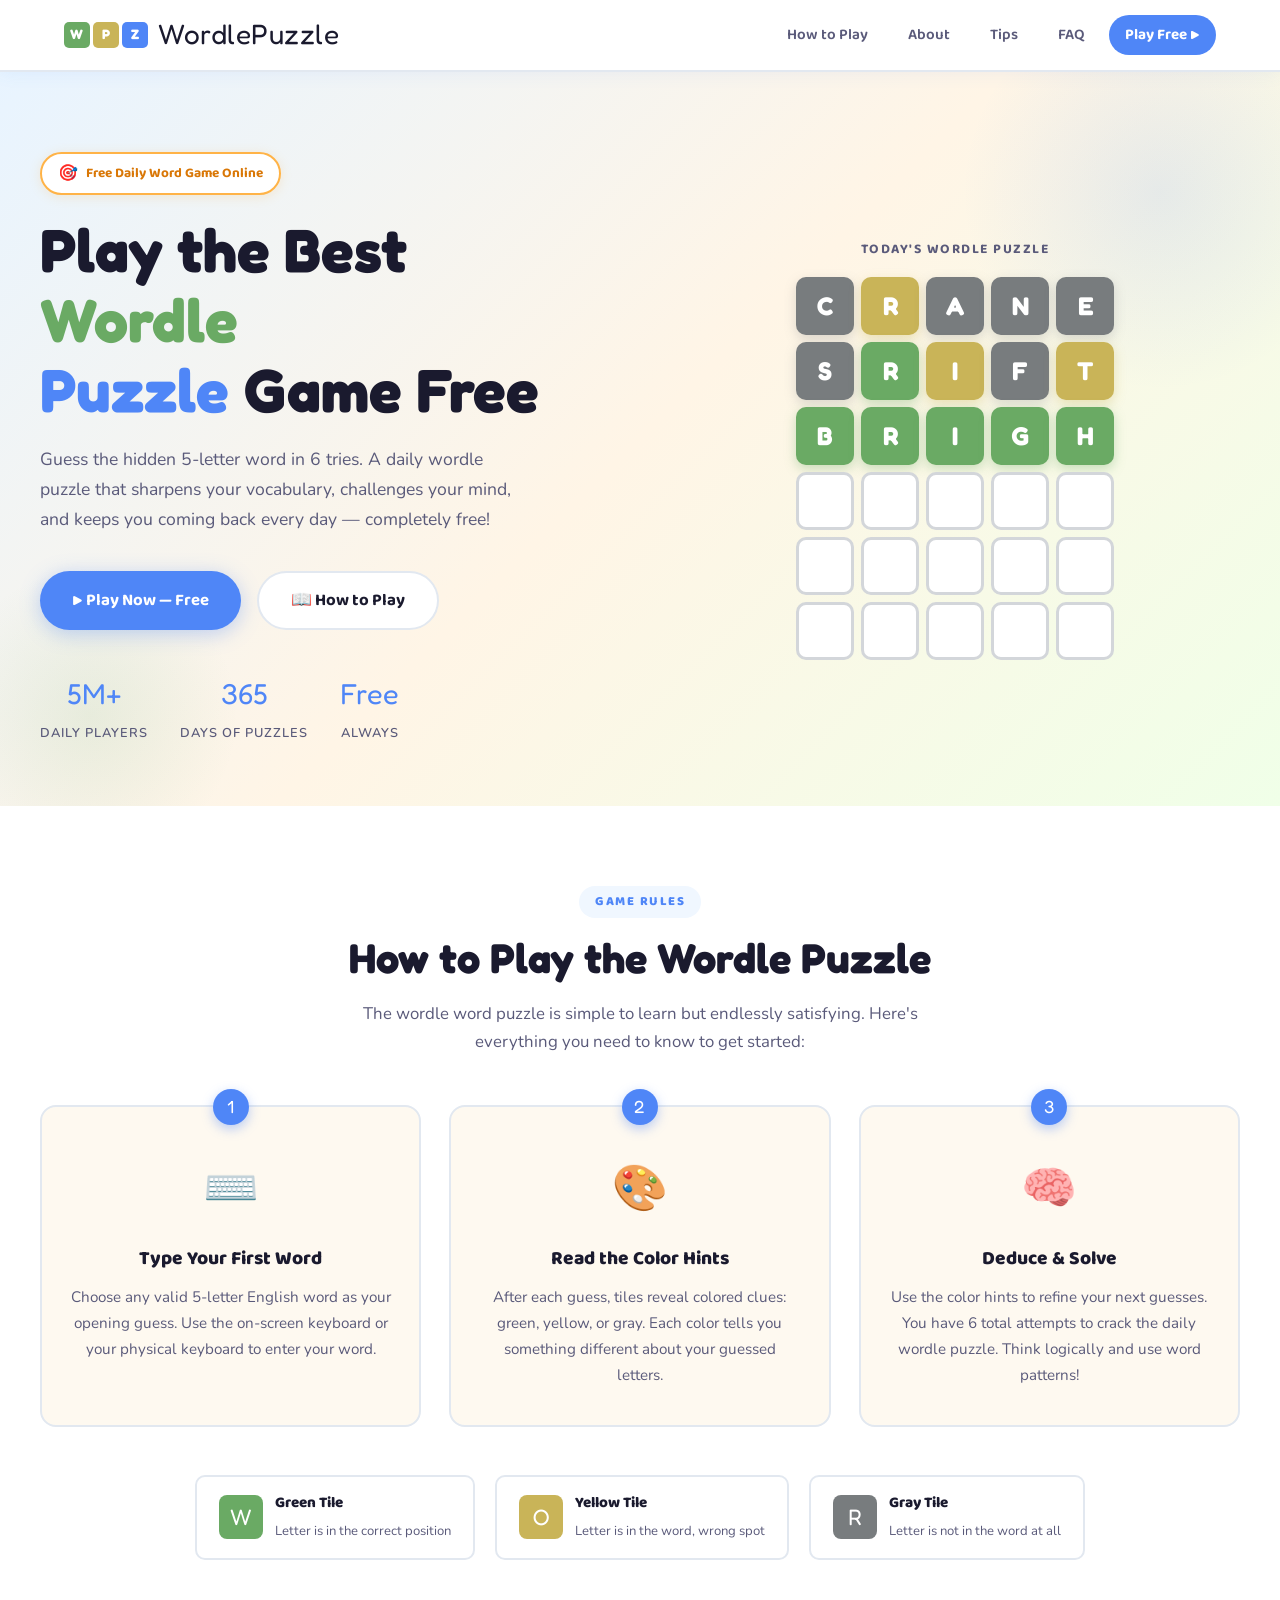
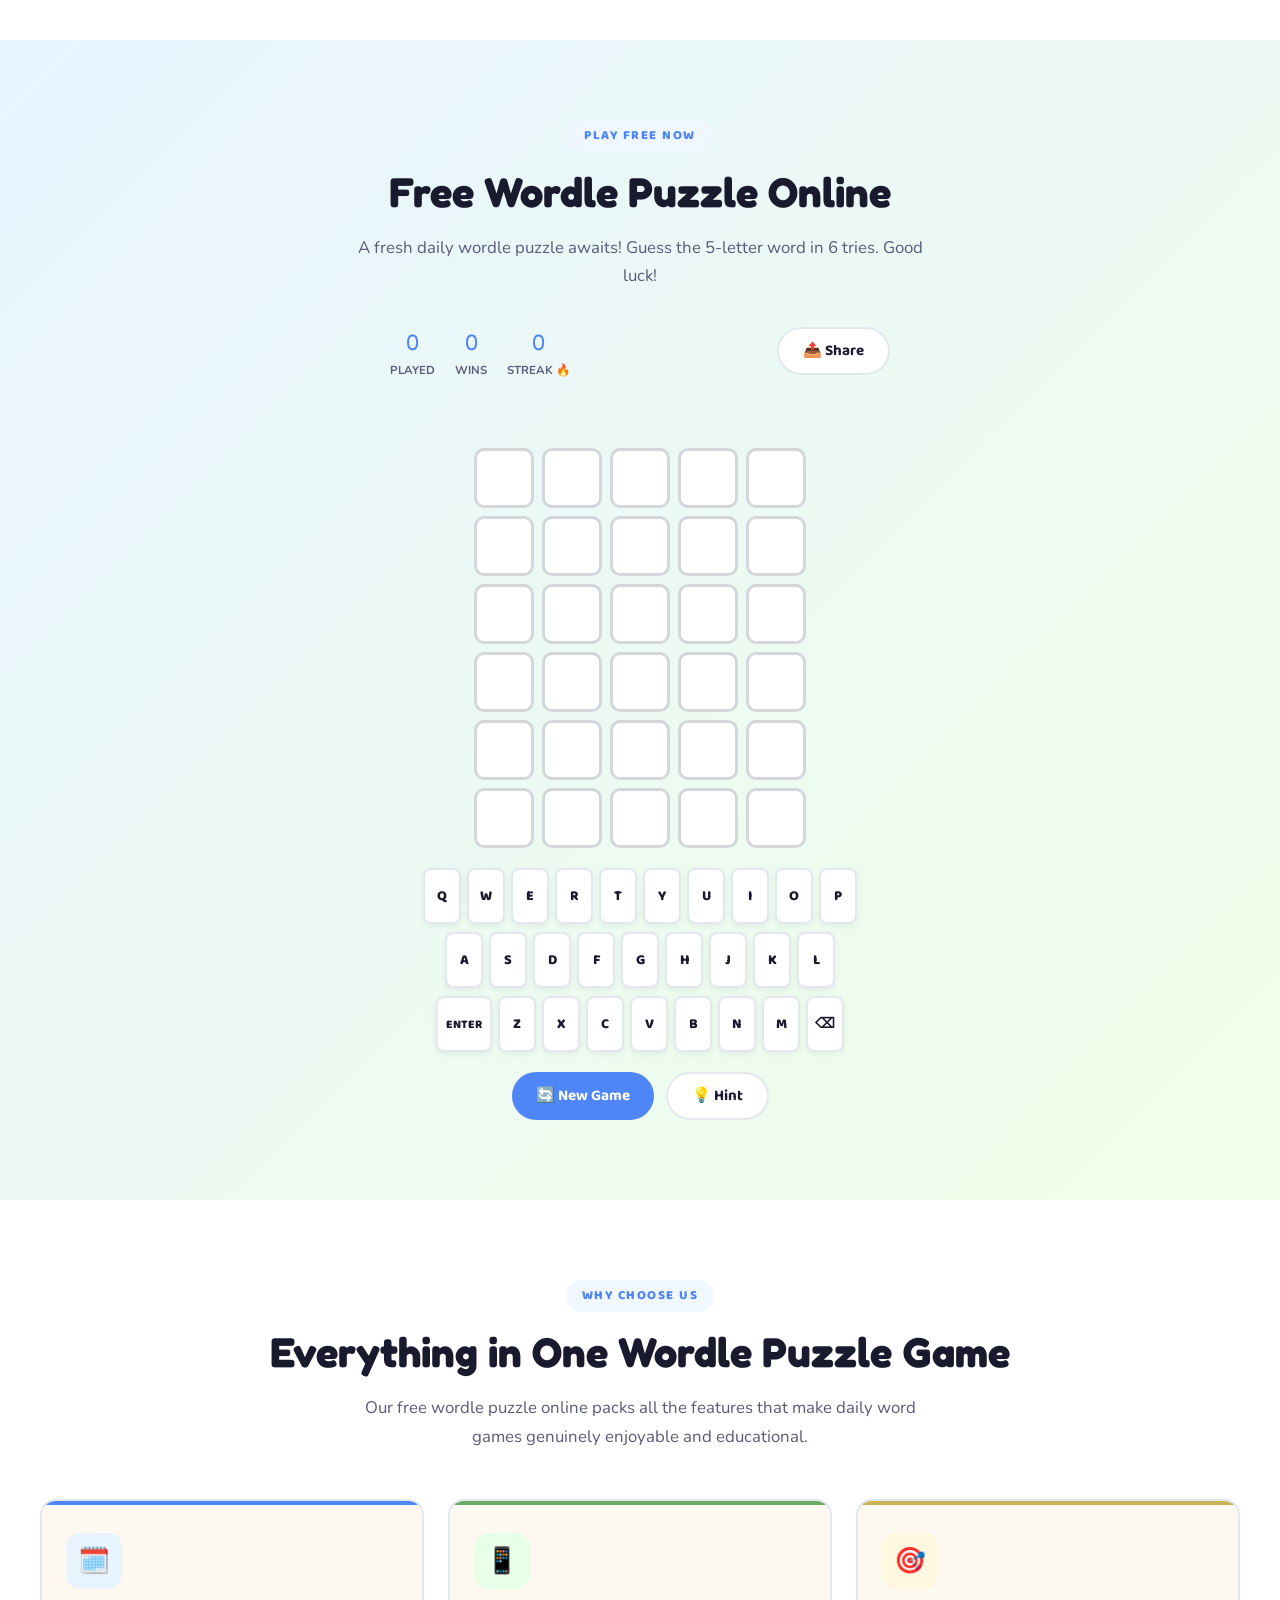
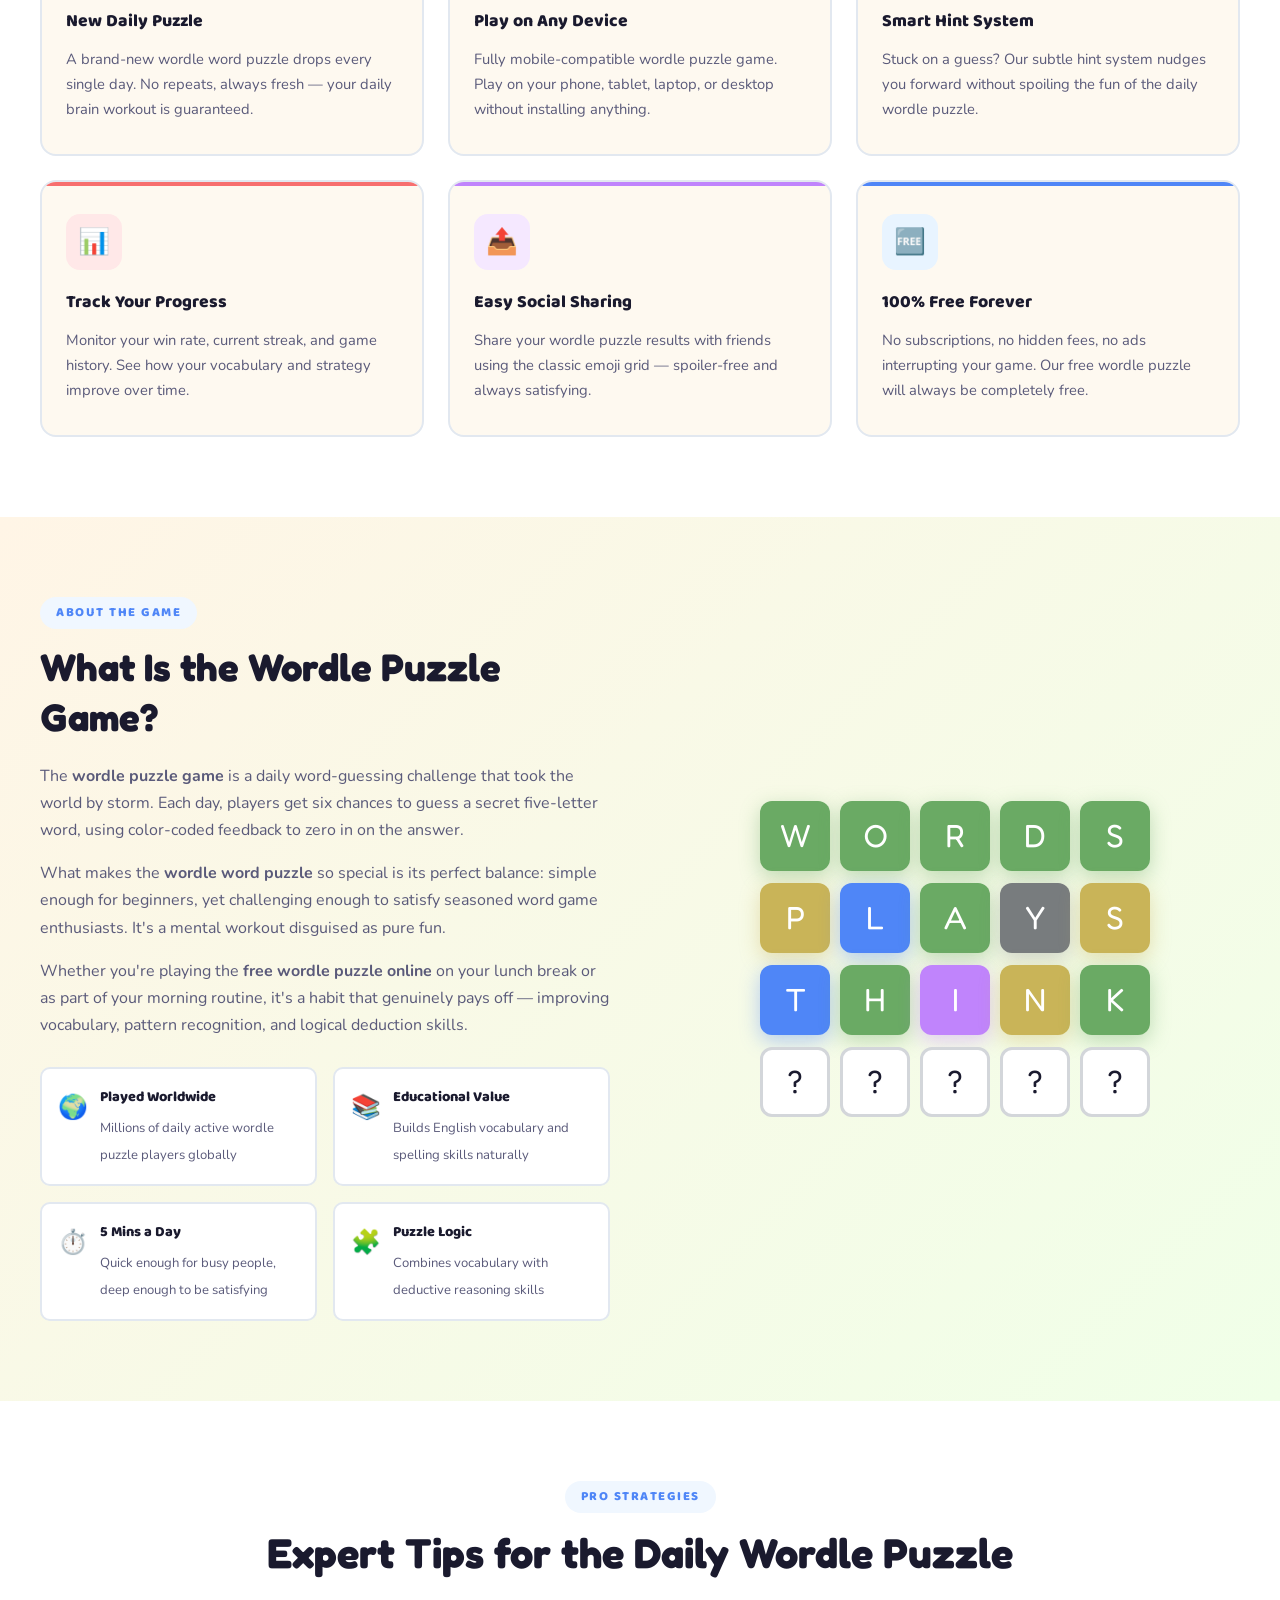
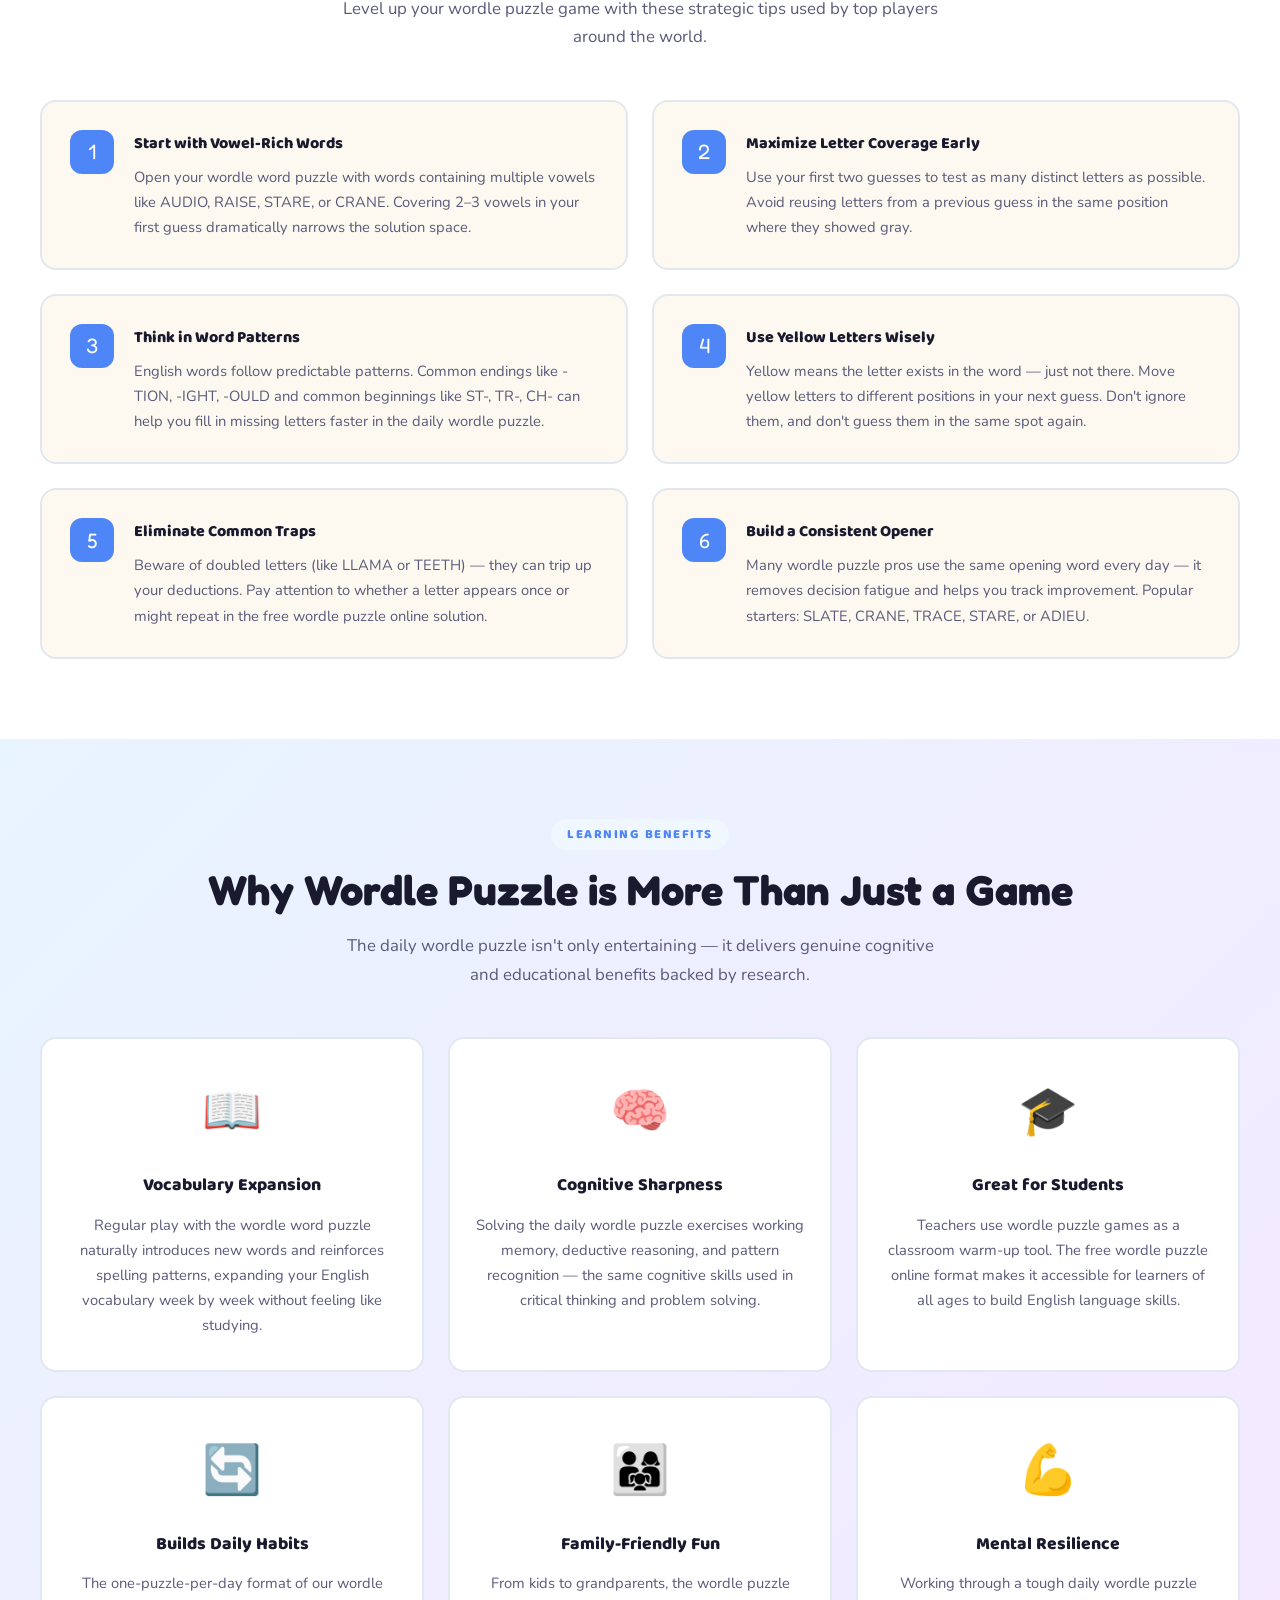
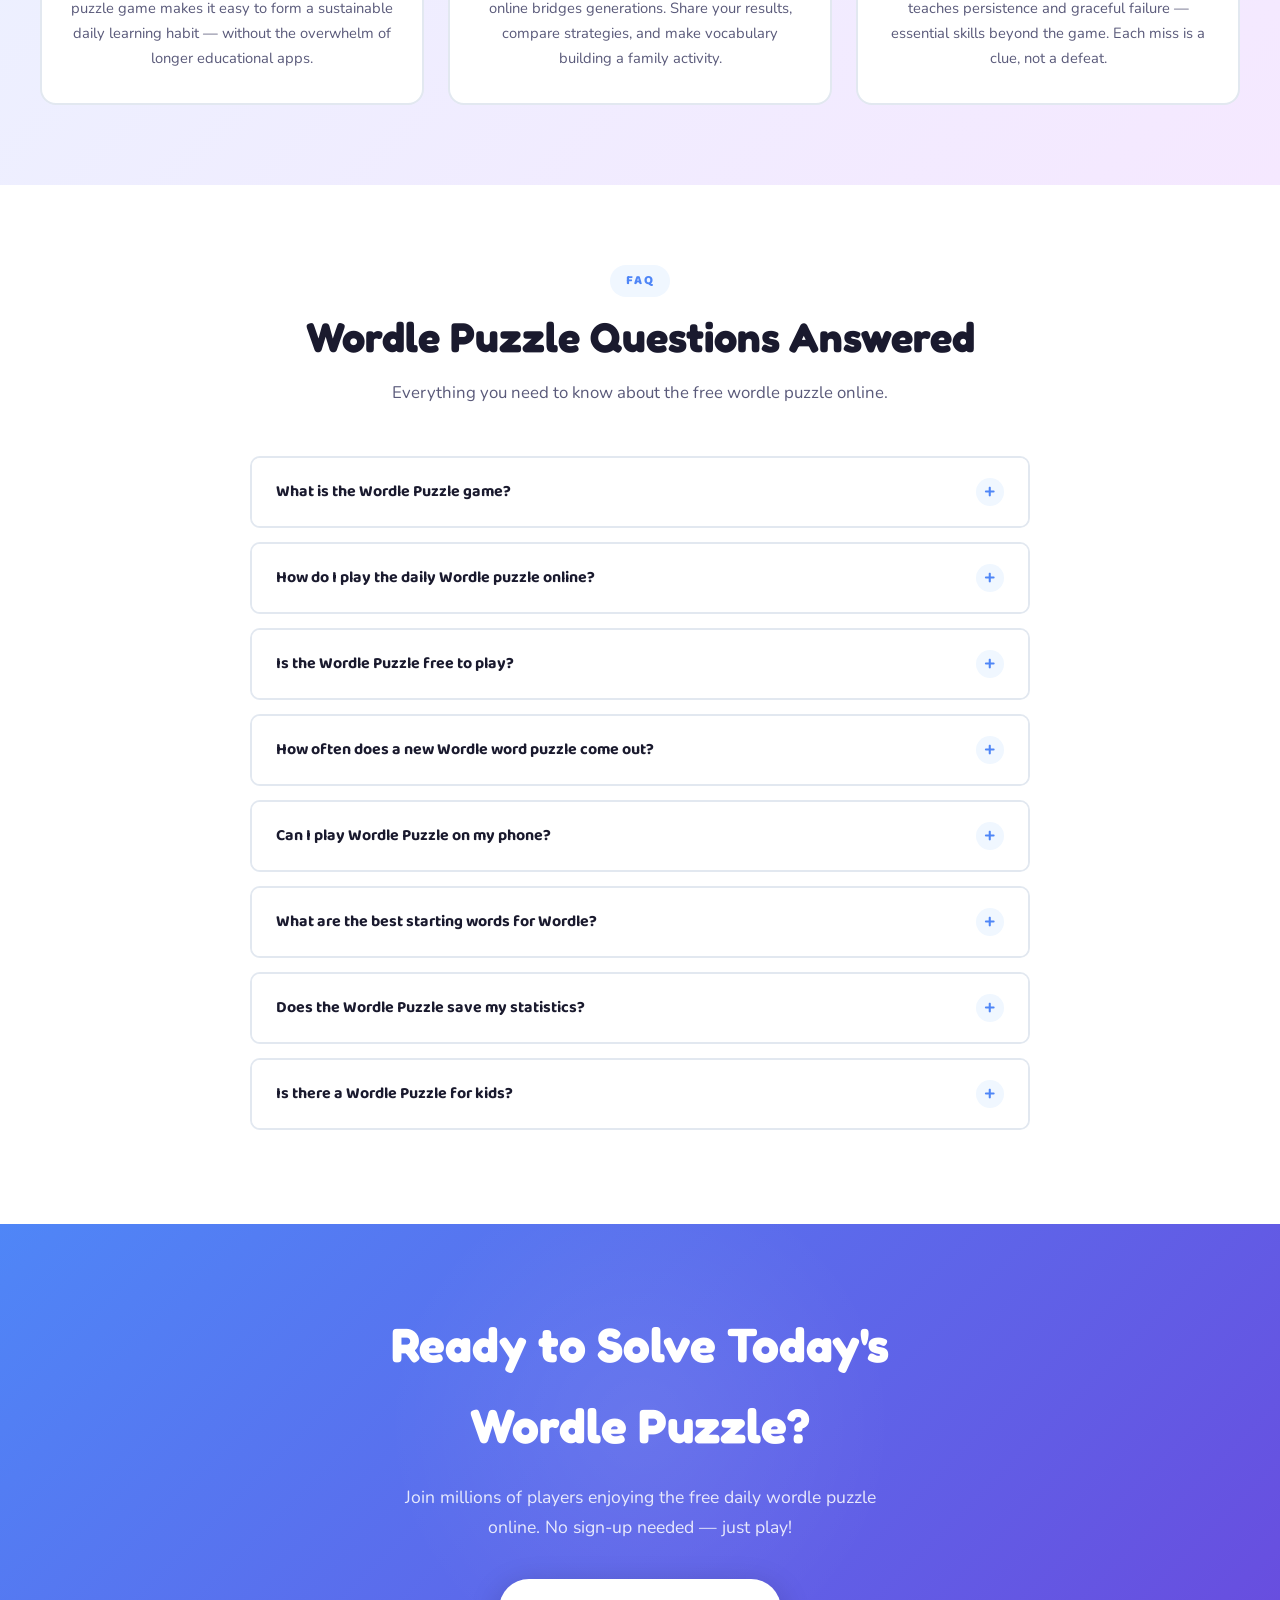
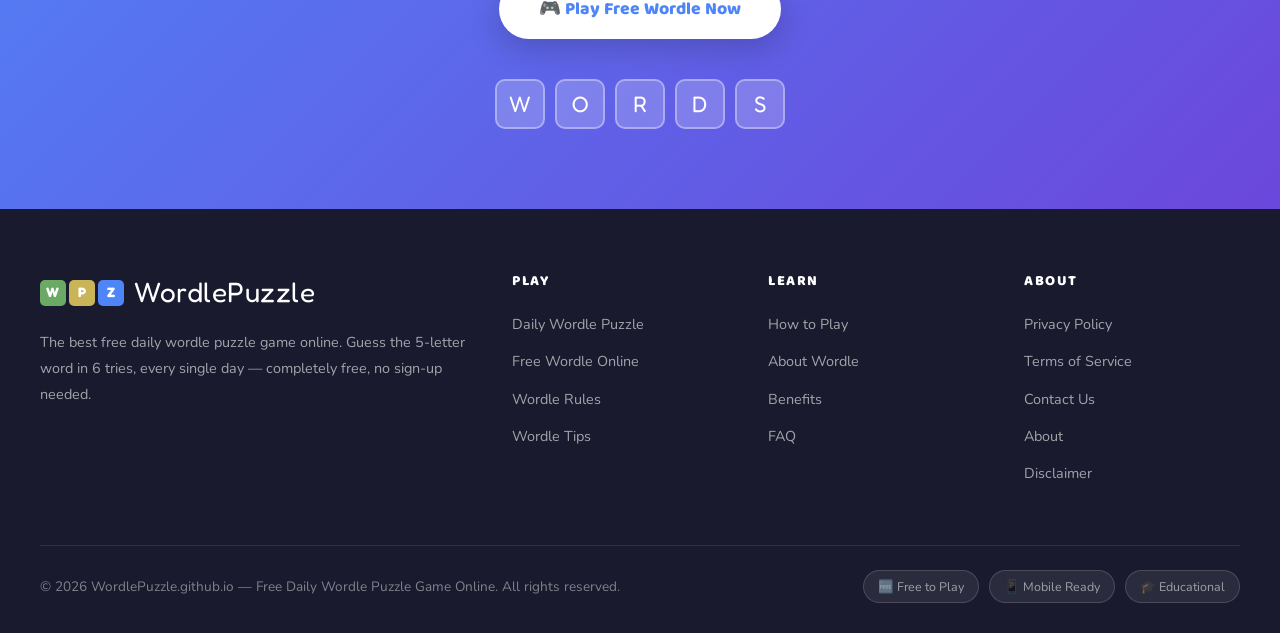
<file: index.html>
<!DOCTYPE html>
<html lang="en">
<head>
  <!-- Google tag (gtag.js) -->
<script async src="https://www.googletagmanager.com/gtag/js?id=G-V2JQX065LD"></script>
<script>
  window.dataLayer = window.dataLayer || [];
  function gtag(){dataLayer.push(arguments);}
  gtag('js', new Date());

  gtag('config', 'G-V2JQX065LD');
</script>
  <meta charset="UTF-8" />
  <meta name="viewport" content="width=device-width, initial-scale=1.0" />
  <title>Wordle Puzzle – Free Daily Word Puzzle Game Online</title>
  <meta name="description" content="Play the best free Wordle puzzle online! Guess the 5-letter word in 6 tries. A daily word puzzle game for everyone – fun, educational, and totally free." />
  <meta name="keywords" content="wordle puzzle game, wordle word puzzle, daily wordle puzzle, free wordle puzzle, wordle puzzle online" />
  <meta name="robots" content="index, follow" />
  <meta name="author" content="WordlePuzzle" />
  <link rel="canonical" href="https://wordlepuzzle.github.io/" />
  <link rel="icon" type="image/png" sizes="32x32" href="/favicon.png">
  <link rel="stylesheet" href="style.css" />

  <!-- Open Graph -->
  <meta property="og:type" content="website" />
  <meta property="og:title" content="Wordle Puzzle – Free Daily Word Puzzle Game Online" />
  <meta property="og:description" content="Play free Wordle puzzle online. Guess the 5-letter word in 6 tries every day!" />
  <meta property="og:url" content="https://wordlepuzzle.github.io/" />
  <meta property="og:site_name" content="WordlePuzzle" />

  <!-- Twitter Card -->
  <meta name="twitter:card" content="summary_large_image" />
  <meta name="twitter:title" content="Wordle Puzzle – Free Daily Word Puzzle Game" />
  <meta name="twitter:description" content="Play the free daily Wordle word puzzle online. Fun, educational, and addictive!" />

  <!-- Schema Markup -->
  <script type="application/ld+json">
 {
  "@context": "https://schema.org",
  "@graph": [
    {
      "@type": "WebSite",
      "@id": "https://wordlepuzzle.github.io/#website",
      "url": "https://wordlepuzzle.github.io/",
      "name": "WordlePuzzle",
      "description": "Free daily Wordle word puzzle game online",
      "potentialAction": {
        "@type": "SearchAction",
        "target": "https://wordlepuzzle.github.io/?s={search_term_string}",
        "query-input": "required name=search_term_string"
      }
    },
    {
      "@type": "WebApplication",
      "@id": "https://wordlepuzzle.github.io/#game",
      "name": "Wordle Puzzle",
      "description": "A free daily word-guessing puzzle game. Guess the 5-letter word in 6 attempts.",
      "url": "https://wordlepuzzle.github.io/",
      "applicationCategory": "Game",
      "genre": "Word Game",
      "operatingSystem": "Any",
      "browserRequirements": "requires HTML5 support",
      "offers": {
        "@type": "Offer",
        "price": "0",
        "priceCurrency": "USD"
      }
    },
    {
      "@type": "FAQPage",
      "@id": "https://wordlepuzzle.github.io/#faq",
      "mainEntity": [
        {
          "@type": "Question",
          "name": "What is Wordle Puzzle?",
          "acceptedAnswer": {
            "@type": "Answer",
            "text": "Wordle Puzzle is a free daily word game where you guess a 5-letter word in 6 tries, with color-coded hints after each guess."
          }
        },
        {
          "@type": "Question",
          "name": "How do I play Wordle Puzzle?",
          "acceptedAnswer": {
            "@type": "Answer",
            "text": "Type a 5-letter word and press Enter. Green means correct letter and position, yellow means correct letter wrong position, gray means the letter is not in the word."
          }
        },
        {
          "@type": "Question",
          "name": "Is Wordle Puzzle free?",
          "acceptedAnswer": {
            "@type": "Answer",
            "text": "Yes, Wordle Puzzle is completely free to play online, with no downloads or sign-ups required."
          }
        }
      ]
    }
  ]
}
  </script>

  <!-- Google Fonts -->
  <link rel="preconnect" href="https://fonts.googleapis.com" />
  <link rel="preconnect" href="https://fonts.gstatic.com" crossorigin />
  <link href="https://fonts.googleapis.com/css2?family=Fredoka+One&family=Nunito:wght@400;500;600;700;800&family=Baloo+2:wght@400;600;800&display=swap" rel="stylesheet" />

  
</head>
<body>

<!-- ===== HEADER COMPONENT ===== -->
<header id="site-header"></header>

<!-- ===== CONFETTI CONTAINER ===== -->
<div class="confetti-container" id="confetti-container"></div>

<!-- ===== HERO ===== -->
<section id="hero" aria-label="Hero">
  <div class="hero-inner">
    <div class="hero-content">
      <div class="hero-badge">Free Daily Word Game Online</div>
      <h1 class="hero-title">
        Play the Best <span class="highlight-g">Wordle</span><br>
        <span class="highlight-b">Puzzle</span> Game Free
      </h1>
      <p class="hero-desc">
        Guess the hidden 5-letter word in 6 tries. A daily wordle puzzle that sharpens your vocabulary, challenges your mind, and keeps you coming back every day — completely free!
      </p>
      <div class="hero-btns">
        <button class="btn-primary" onclick="document.getElementById('play-game').scrollIntoView({behavior:'smooth'})">▶ Play Now — Free</button>
        <button class="btn-secondary" onclick="document.getElementById('how-to-play').scrollIntoView({behavior:'smooth'})">📖 How to Play</button>
      </div>
      <div class="hero-stats">
        <div class="stat-item">
          <span class="stat-num">5M+</span>
          <span class="stat-label">Daily Players</span>
        </div>
        <div class="stat-item">
          <span class="stat-num">365</span>
          <span class="stat-label">Days of Puzzles</span>
        </div>
        <div class="stat-item">
          <span class="stat-num">Free</span>
          <span class="stat-label">Always</span>
        </div>
      </div>
    </div>
    <div class="hero-game-preview fade-in-up fade-delay-2">
      <div class="preview-label">Today's Wordle Puzzle</div>
      <div class="preview-grid">
        <div class="preview-row">
          <div class="preview-cell pc-gray">C</div>
          <div class="preview-cell pc-yellow">R</div>
          <div class="preview-cell pc-gray">A</div>
          <div class="preview-cell pc-gray">N</div>
          <div class="preview-cell pc-gray">E</div>
        </div>
        <div class="preview-row">
          <div class="preview-cell pc-gray">S</div>
          <div class="preview-cell pc-green">R</div>
          <div class="preview-cell pc-yellow">I</div>
          <div class="preview-cell pc-gray">F</div>
          <div class="preview-cell pc-yellow">T</div>
        </div>
        <div class="preview-row">
          <div class="preview-cell pc-green">B</div>
          <div class="preview-cell pc-green">R</div>
          <div class="preview-cell pc-green">I</div>
          <div class="preview-cell pc-green">G</div>
          <div class="preview-cell pc-green">H</div>
        </div>
        <div class="preview-row">
          <div class="preview-cell pc-empty"></div>
          <div class="preview-cell pc-empty"></div>
          <div class="preview-cell pc-empty"></div>
          <div class="preview-cell pc-empty"></div>
          <div class="preview-cell pc-empty"></div>
        </div>
        <div class="preview-row">
          <div class="preview-cell pc-empty"></div>
          <div class="preview-cell pc-empty"></div>
          <div class="preview-cell pc-empty"></div>
          <div class="preview-cell pc-empty"></div>
          <div class="preview-cell pc-empty"></div>
        </div>
        <div class="preview-row">
          <div class="preview-cell pc-empty"></div>
          <div class="preview-cell pc-empty"></div>
          <div class="preview-cell pc-empty"></div>
          <div class="preview-cell pc-empty"></div>
          <div class="preview-cell pc-empty"></div>
        </div>
      </div>
    </div>
  </div>
</section>

<!-- ===== HOW TO PLAY ===== -->
<section id="how-to-play" aria-label="How to Play">
  <div class="section-inner">
    <div class="text-center">
      <span class="section-tag">Game Rules</span>
      <h2 class="section-title">How to Play the Wordle Puzzle</h2>
      <p class="section-desc">The wordle word puzzle is simple to learn but endlessly satisfying. Here's everything you need to know to get started:</p>
    </div>
    <div class="steps-grid">
      <div class="step-card fade-in-up">
        <div class="step-number">1</div>
        <div class="step-icon">⌨️</div>
        <h3 class="step-title">Type Your First Word</h3>
        <p class="step-desc">Choose any valid 5-letter English word as your opening guess. Use the on-screen keyboard or your physical keyboard to enter your word.</p>
      </div>
      <div class="step-card fade-in-up fade-delay-1">
        <div class="step-number">2</div>
        <div class="step-icon">🎨</div>
        <h3 class="step-title">Read the Color Hints</h3>
        <p class="step-desc">After each guess, tiles reveal colored clues: green, yellow, or gray. Each color tells you something different about your guessed letters.</p>
      </div>
      <div class="step-card fade-in-up fade-delay-2">
        <div class="step-number">3</div>
        <div class="step-icon">🧠</div>
        <h3 class="step-title">Deduce & Solve</h3>
        <p class="step-desc">Use the color hints to refine your next guesses. You have 6 total attempts to crack the daily wordle puzzle. Think logically and use word patterns!</p>
      </div>
    </div>

    <div class="color-legend">
      <div class="legend-item">
        <div class="legend-tile" style="background:var(--green)">W</div>
        <div class="legend-text">
          <strong>Green Tile</strong>
          <span>Letter is in the correct position</span>
        </div>
      </div>
      <div class="legend-item">
        <div class="legend-tile" style="background:var(--yellow)">O</div>
        <div class="legend-text">
          <strong>Yellow Tile</strong>
          <span>Letter is in the word, wrong spot</span>
        </div>
      </div>
      <div class="legend-item">
        <div class="legend-tile" style="background:var(--gray)">R</div>
        <div class="legend-text">
          <strong>Gray Tile</strong>
          <span>Letter is not in the word at all</span>
        </div>
      </div>
    </div>
  </div>
</section>

<!-- ===== LIVE GAME SECTION ===== -->
<section id="play-game" aria-label="Play Wordle Puzzle">
  <div class="section-inner text-center">
    <span class="section-tag">Play Free Now</span>
    <h2 class="section-title">Free Wordle Puzzle Online</h2>
    <p class="section-desc" style="margin-bottom:32px;">A fresh daily wordle puzzle awaits! Guess the 5-letter word in 6 tries. Good luck!</p>
    <div class="game-container">
      <div class="game-header">
        <div class="game-info">
          <div class="game-stat">
            <div class="game-stat-num" id="stat-played">0</div>
            <div class="game-stat-label">Played</div>
          </div>
          <div class="game-stat">
            <div class="game-stat-num" id="stat-wins">0</div>
            <div class="game-stat-label">Wins</div>
          </div>
          <div class="game-stat">
            <div class="game-stat-num" id="stat-streak">0</div>
            <div class="game-stat-label">Streak 🔥</div>
          </div>
        </div>
        <div>
          <button class="btn-game outline" onclick="shareResult()">📤 Share</button>
        </div>
      </div>
      <div class="game-message" id="game-message"></div>
      <div class="game-board" id="game-board"></div>
      <div class="keyboard" id="keyboard"></div>
      <div class="game-actions">
        <button class="btn-game" onclick="newGame()">🔄 New Game</button>
        <button class="btn-game outline" onclick="showHint()">💡 Hint</button>
      </div>
    </div>
  </div>
</section>

<!-- ===== FEATURES SECTION ===== -->
<section id="features" aria-label="Features">
  <div class="section-inner">
    <div class="text-center">
      <span class="section-tag">Why Choose Us</span>
      <h2 class="section-title">Everything in One Wordle Puzzle Game</h2>
      <p class="section-desc">Our free wordle puzzle online packs all the features that make daily word games genuinely enjoyable and educational.</p>
    </div>
    <div class="features-grid" style="margin-top:0">
      <div class="feature-card fade-in-up" style="--card-accent:#4f86f7;--icon-bg:#e8f4ff">
        <div class="feature-icon">🗓️</div>
        <h3 class="feature-title">New Daily Puzzle</h3>
        <p class="feature-desc">A brand-new wordle word puzzle drops every single day. No repeats, always fresh — your daily brain workout is guaranteed.</p>
      </div>
      <div class="feature-card fade-in-up fade-delay-1" style="--card-accent:#6aaa64;--icon-bg:#e8ffe8">
        <div class="feature-icon">📱</div>
        <h3 class="feature-title">Play on Any Device</h3>
        <p class="feature-desc">Fully mobile-compatible wordle puzzle game. Play on your phone, tablet, laptop, or desktop without installing anything.</p>
      </div>
      <div class="feature-card fade-in-up fade-delay-2" style="--card-accent:#c9b458;--icon-bg:#fff8e0">
        <div class="feature-icon">🎯</div>
        <h3 class="feature-title">Smart Hint System</h3>
        <p class="feature-desc">Stuck on a guess? Our subtle hint system nudges you forward without spoiling the fun of the daily wordle puzzle.</p>
      </div>
      <div class="feature-card fade-in-up fade-delay-1" style="--card-accent:#f76f6f;--icon-bg:#ffe8e8">
        <div class="feature-icon">📊</div>
        <h3 class="feature-title">Track Your Progress</h3>
        <p class="feature-desc">Monitor your win rate, current streak, and game history. See how your vocabulary and strategy improve over time.</p>
      </div>
      <div class="feature-card fade-in-up fade-delay-2" style="--card-accent:#c084fc;--icon-bg:#f5e8ff">
        <div class="feature-icon">📤</div>
        <h3 class="feature-title">Easy Social Sharing</h3>
        <p class="feature-desc">Share your wordle puzzle results with friends using the classic emoji grid — spoiler-free and always satisfying.</p>
      </div>
      <div class="feature-card fade-in-up fade-delay-3" style="--card-accent:#4f86f7;--icon-bg:#e8f4ff">
        <div class="feature-icon">🆓</div>
        <h3 class="feature-title">100% Free Forever</h3>
        <p class="feature-desc">No subscriptions, no hidden fees, no ads interrupting your game. Our free wordle puzzle will always be completely free.</p>
      </div>
    </div>
  </div>
</section>

<!-- ===== ABOUT WORDLE ===== -->
<section id="about-wordle" aria-label="About Wordle Puzzle">
  <div class="section-inner">
    <div class="about-grid">
      <div class="about-text fade-in-up">
        <span class="section-tag">About the Game</span>
        <h2>What Is the Wordle Puzzle Game?</h2>
        <p>The <strong>wordle puzzle game</strong> is a daily word-guessing challenge that took the world by storm. Each day, players get six chances to guess a secret five-letter word, using color-coded feedback to zero in on the answer.</p>
        <p>What makes the <strong>wordle word puzzle</strong> so special is its perfect balance: simple enough for beginners, yet challenging enough to satisfy seasoned word game enthusiasts. It's a mental workout disguised as pure fun.</p>
        <p>Whether you're playing the <strong>free wordle puzzle online</strong> on your lunch break or as part of your morning routine, it's a habit that genuinely pays off — improving vocabulary, pattern recognition, and logical deduction skills.</p>
        <div class="about-highlights">
          <div class="highlight-item">
            <div class="highlight-icon">🌍</div>
            <div class="highlight-text">
              <strong>Played Worldwide</strong>
              <span>Millions of daily active wordle puzzle players globally</span>
            </div>
          </div>
          <div class="highlight-item">
            <div class="highlight-icon">📚</div>
            <div class="highlight-text">
              <strong>Educational Value</strong>
              <span>Builds English vocabulary and spelling skills naturally</span>
            </div>
          </div>
          <div class="highlight-item">
            <div class="highlight-icon">⏱️</div>
            <div class="highlight-text">
              <strong>5 Mins a Day</strong>
              <span>Quick enough for busy people, deep enough to be satisfying</span>
            </div>
          </div>
          <div class="highlight-item">
            <div class="highlight-icon">🧩</div>
            <div class="highlight-text">
              <strong>Puzzle Logic</strong>
              <span>Combines vocabulary with deductive reasoning skills</span>
            </div>
          </div>
        </div>
      </div>
      <div class="about-visual fade-in-up fade-delay-2">
        <div class="big-tile-row">
          <div class="big-tile bt-g">W</div>
          <div class="big-tile bt-g">O</div>
          <div class="big-tile bt-g">R</div>
          <div class="big-tile bt-g">D</div>
          <div class="big-tile bt-g">S</div>
        </div>
        <div class="big-tile-row">
          <div class="big-tile bt-y">P</div>
          <div class="big-tile bt-b">L</div>
          <div class="big-tile bt-g">A</div>
          <div class="big-tile bt-gr">Y</div>
          <div class="big-tile bt-y">S</div>
        </div>
        <div class="big-tile-row">
          <div class="big-tile bt-b">T</div>
          <div class="big-tile bt-g">H</div>
          <div class="big-tile bt-p">I</div>
          <div class="big-tile bt-y">N</div>
          <div class="big-tile bt-g">K</div>
        </div>
        <div class="big-tile-row">
          <div class="big-tile bt-e">?</div>
          <div class="big-tile bt-e">?</div>
          <div class="big-tile bt-e">?</div>
          <div class="big-tile bt-e">?</div>
          <div class="big-tile bt-e">?</div>
        </div>
      </div>
    </div>
  </div>
</section>

<!-- ===== TIPS SECTION ===== -->
<section id="tips" aria-label="Tips and Strategies">
  <div class="section-inner">
    <div class="text-center">
      <span class="section-tag">Pro Strategies</span>
      <h2 class="section-title">Expert Tips for the Daily Wordle Puzzle</h2>
      <p class="section-desc">Level up your wordle puzzle game with these strategic tips used by top players around the world.</p>
    </div>
    <div class="tips-grid" style="margin-top:40px">
      <div class="tip-card fade-in-up">
        <div class="tip-num">1</div>
        <div class="tip-body">
          <h4>Start with Vowel-Rich Words</h4>
          <p>Open your wordle word puzzle with words containing multiple vowels like AUDIO, RAISE, STARE, or CRANE. Covering 2–3 vowels in your first guess dramatically narrows the solution space.</p>
        </div>
      </div>
      <div class="tip-card fade-in-up fade-delay-1">
        <div class="tip-num">2</div>
        <div class="tip-body">
          <h4>Maximize Letter Coverage Early</h4>
          <p>Use your first two guesses to test as many distinct letters as possible. Avoid reusing letters from a previous guess in the same position where they showed gray.</p>
        </div>
      </div>
      <div class="tip-card fade-in-up fade-delay-2">
        <div class="tip-num">3</div>
        <div class="tip-body">
          <h4>Think in Word Patterns</h4>
          <p>English words follow predictable patterns. Common endings like -TION, -IGHT, -OULD and common beginnings like ST-, TR-, CH- can help you fill in missing letters faster in the daily wordle puzzle.</p>
        </div>
      </div>
      <div class="tip-card fade-in-up fade-delay-3">
        <div class="tip-num">4</div>
        <div class="tip-body">
          <h4>Use Yellow Letters Wisely</h4>
          <p>Yellow means the letter exists in the word — just not there. Move yellow letters to different positions in your next guess. Don't ignore them, and don't guess them in the same spot again.</p>
        </div>
      </div>
      <div class="tip-card fade-in-up">
        <div class="tip-num">5</div>
        <div class="tip-body">
          <h4>Eliminate Common Traps</h4>
          <p>Beware of doubled letters (like LLAMA or TEETH) — they can trip up your deductions. Pay attention to whether a letter appears once or might repeat in the free wordle puzzle online solution.</p>
        </div>
      </div>
      <div class="tip-card fade-in-up fade-delay-1">
        <div class="tip-num">6</div>
        <div class="tip-body">
          <h4>Build a Consistent Opener</h4>
          <p>Many wordle puzzle pros use the same opening word every day — it removes decision fatigue and helps you track improvement. Popular starters: SLATE, CRANE, TRACE, STARE, or ADIEU.</p>
        </div>
      </div>
    </div>
  </div>
</section>

<!-- ===== EDUCATIONAL SECTION ===== -->
<section id="educational" aria-label="Educational Benefits">
  <div class="section-inner">
    <div class="text-center">
      <span class="section-tag">Learning Benefits</span>
      <h2 class="section-title">Why Wordle Puzzle is More Than Just a Game</h2>
      <p class="section-desc">The daily wordle puzzle isn't only entertaining — it delivers genuine cognitive and educational benefits backed by research.</p>
    </div>
    <div class="edu-grid" style="margin-top:40px">
      <div class="edu-card fade-in-up">
        <div class="edu-icon">📖</div>
        <h3 class="edu-title">Vocabulary Expansion</h3>
        <p class="edu-desc">Regular play with the wordle word puzzle naturally introduces new words and reinforces spelling patterns, expanding your English vocabulary week by week without feeling like studying.</p>
      </div>
      <div class="edu-card fade-in-up fade-delay-1">
        <div class="edu-icon">🧠</div>
        <h3 class="edu-title">Cognitive Sharpness</h3>
        <p class="edu-desc">Solving the daily wordle puzzle exercises working memory, deductive reasoning, and pattern recognition — the same cognitive skills used in critical thinking and problem solving.</p>
      </div>
      <div class="edu-card fade-in-up fade-delay-2">
        <div class="edu-icon">🎓</div>
        <h3 class="edu-title">Great for Students</h3>
        <p class="edu-desc">Teachers use wordle puzzle games as a classroom warm-up tool. The free wordle puzzle online format makes it accessible for learners of all ages to build English language skills.</p>
      </div>
      <div class="edu-card fade-in-up">
        <div class="edu-icon">🔄</div>
        <h3 class="edu-title">Builds Daily Habits</h3>
        <p class="edu-desc">The one-puzzle-per-day format of our wordle puzzle game makes it easy to form a sustainable daily learning habit — without the overwhelm of longer educational apps.</p>
      </div>
      <div class="edu-card fade-in-up fade-delay-1">
        <div class="edu-icon">👨‍👩‍👧</div>
        <h3 class="edu-title">Family-Friendly Fun</h3>
        <p class="edu-desc">From kids to grandparents, the wordle puzzle online bridges generations. Share your results, compare strategies, and make vocabulary building a family activity.</p>
      </div>
      <div class="edu-card fade-in-up fade-delay-2">
        <div class="edu-icon">💪</div>
        <h3 class="edu-title">Mental Resilience</h3>
        <p class="edu-desc">Working through a tough daily wordle puzzle teaches persistence and graceful failure — essential skills beyond the game. Each miss is a clue, not a defeat.</p>
      </div>
    </div>
  </div>
</section>

<!-- ===== FAQ SECTION ===== -->
<section id="faq" aria-label="Frequently Asked Questions">
  <div class="section-inner">
    <div class="text-center">
      <span class="section-tag">FAQ</span>
      <h2 class="section-title">Wordle Puzzle Questions Answered</h2>
      <p class="section-desc">Everything you need to know about the free wordle puzzle online.</p>
    </div>
    <div class="faq-grid" style="margin-top:40px">
      <div class="faq-item">
        <div class="faq-question" onclick="toggleFaq(this)">
          <span class="faq-q-text">What is the Wordle Puzzle game?</span>
          <span class="faq-icon">+</span>
        </div>
        <div class="faq-answer">The wordle puzzle game is a free daily word-guessing challenge where players try to identify a secret 5-letter English word in exactly 6 attempts. After each guess, color-coded tiles provide feedback: green for correct letter and position, yellow for correct letter but wrong position, and gray for letters not in the word at all.</div>
      </div>
      <div class="faq-item">
        <div class="faq-question" onclick="toggleFaq(this)">
          <span class="faq-q-text">How do I play the daily Wordle puzzle online?</span>
          <span class="faq-icon">+</span>
        </div>
        <div class="faq-answer">Playing the free wordle puzzle online is simple! Just type a valid 5-letter word using your keyboard or the on-screen keyboard and press Enter. The tiles will then change color to give you hints. Use those hints to make smarter guesses. You have 6 tries to guess the correct word — good luck!</div>
      </div>
      <div class="faq-item">
        <div class="faq-question" onclick="toggleFaq(this)">
          <span class="faq-q-text">Is the Wordle Puzzle free to play?</span>
          <span class="faq-icon">+</span>
        </div>
        <div class="faq-answer">Yes! Our wordle puzzle is completely free to play, forever. There are no subscriptions, no in-app purchases, and no hidden fees. The free wordle puzzle online at wordlepuzzle.github.io will always remain free for everyone to enjoy.</div>
      </div>
      <div class="faq-item">
        <div class="faq-question" onclick="toggleFaq(this)">
          <span class="faq-q-text">How often does a new Wordle word puzzle come out?</span>
          <span class="faq-icon">+</span>
        </div>
        <div class="faq-answer">A brand-new wordle word puzzle is released every single day. You can play a fresh daily wordle puzzle at any time — on weekdays, weekends, and holidays. Once you complete today's puzzle, you can click "New Game" to challenge yourself with another randomly selected word.</div>
      </div>
      <div class="faq-item">
        <div class="faq-question" onclick="toggleFaq(this)">
          <span class="faq-q-text">Can I play Wordle Puzzle on my phone?</span>
          <span class="faq-icon">+</span>
        </div>
        <div class="faq-answer">Absolutely! Our wordle puzzle game is fully optimized for mobile devices. You can play the free wordle puzzle online on any smartphone or tablet through your browser — no app download or installation required. The on-screen keyboard works perfectly on touch screens.</div>
      </div>
      <div class="faq-item">
        <div class="faq-question" onclick="toggleFaq(this)">
          <span class="faq-q-text">What are the best starting words for Wordle?</span>
          <span class="faq-icon">+</span>
        </div>
        <div class="faq-answer">The best starting words for the wordle puzzle contain common letters and cover multiple vowels. Top choices include: CRANE, STARE, RAISE, SLATE, TRACE, and ADIEU. These words help you eliminate or confirm many letters in your very first guess, giving you a strong foundation for the rest of the daily wordle puzzle.</div>
      </div>
      <div class="faq-item">
        <div class="faq-question" onclick="toggleFaq(this)">
          <span class="faq-q-text">Does the Wordle Puzzle save my statistics?</span>
          <span class="faq-icon">+</span>
        </div>
        <div class="faq-answer">Yes! Your wordle puzzle statistics including games played, wins, and current streak are saved locally in your browser. As long as you play on the same device and browser, your stats will persist across sessions so you can track your progress over time.</div>
      </div>
      <div class="faq-item">
        <div class="faq-question" onclick="toggleFaq(this)">
          <span class="faq-q-text">Is there a Wordle Puzzle for kids?</span>
          <span class="faq-icon">+</span>
        </div>
        <div class="faq-answer">Our wordle word puzzle is family-friendly and suitable for players of all ages. The vocabulary used in our free wordle puzzle online is carefully curated to include common English words, making it accessible for older kids, teenagers, and adults. It's a great educational tool for classrooms and family game time alike.</div>
      </div>
    </div>
  </div>
</section>

<!-- ===== CTA SECTION ===== -->
<section id="cta" aria-label="Call to Action">
  <h2 class="cta-title">Ready to Solve Today's<br>Wordle Puzzle?</h2>
  <p class="cta-desc">Join millions of players enjoying the free daily wordle puzzle online. No sign-up needed — just play!</p>
  <button class="btn-cta" onclick="document.getElementById('play-game').scrollIntoView({behavior:'smooth'})">
    🎮 Play Free Wordle Now
  </button>
  <div class="cta-tiles">
    <div class="cta-tile">W</div>
    <div class="cta-tile">O</div>
    <div class="cta-tile">R</div>
    <div class="cta-tile">D</div>
    <div class="cta-tile">S</div>
  </div>
</section>

<!-- ===== FOOTER COMPONENT ===== -->
<footer id="site-footer"></footer>

  <script src="header.js"></script>
  <script src="footer.js"></script>

<!-- ===== GAME ENGINE ===== -->
<script>
(function WordleGame() {
  // Word list — 100 common 5-letter words
  const WORDS = [
    'ABOUT','ABOVE','ABUSE','ACTOR','ACUTE','ADMIT','ADOPT','ADULT','AFTER','AGAIN',
    'AGENT','AGREE','AHEAD','ALARM','ALBUM','ALERT','ALIEN','ALIGN','ALIKE','ALIVE',
    'ALLEY','ALLOW','ALONE','ALONG','ALOUD','ALTER','ANGEL','ANGER','ANGLE','ANGRY',
    'ANIME','ANKLE','ANNOY','APART','APPLE','APPLY','APRIL','ARISE','ARMOR','AROMA',
    'AROSE','ARRAY','ARSON','ASKED','ASSET','ATLAS','ATTIC','AUDIO','AUDIT','AVOID',
    'BAKER','BADGE','BASIC','BASIN','BATCH','BEARS','BEGAN','BEGIN','BEING','BELOW',
    'BENCH','BILLY','BIRTH','BLACK','BLADE','BLAME','BLAND','BLAST','BLAZE','BLEED',
    'BLEND','BLESS','BLIND','BLOCK','BLOOD','BLOOM','BLOWN','BOARD','BONUS','BOOST',
    'BOOTH','BOTCH','BOUND','BOXER','BRACE','BRAIN','BRAVE','BREAK','BREED','BRICK',
    'BRIDE','BRIEF','BRING','BRISK','BROAD','BROKE','BROWN','BUILT','BUNCH','BURST',
    'CANDY','CARAT','CARDS','CARRY','CATCH','CAUSE','CEDAR','CHAIN','CHAIR','CHALK',
    'CHAOS','CHARM','CHART','CHASE','CHEAP','CHECK','CHEEK','CHEER','CHESS','CHIEF',
    'CHILL','CHINA','CHORD','CIVIL','CLAIM','CLAMP','CLASH','CLEAN','CLEAR','CLERK',
    'CLICK','CLIFF','CLIMB','CLING','CLOSE','CLOTH','CLOUD','COACH','COAST','CORAL',
    'COUNT','COVER','CRAMP','CRANE','CRASH','CRAZY','CREAM','CREEK','CRIME','CRIMP',
    'CROSS','CROWD','CROWN','CRUSH','CRUST','CURVE','CYCLE','DAILY','DANCE','DATES',
    'DEALT','DEATH','DECAY','DEFER','DELTA','DEMON','DENSE','DEPOT','DEPTH','DERBY',
    'DESKS','DEVIL','DISCO','DODGE','DONOR','DOUBT','DOUGH','DRAIN','DRAMA','DRAWN',
    'DREAM','DRESS','DRIFT','DRINK','DRIVE','DROVE','DROWN','DWARF','EAGLE','EARLY',
    'EARTH','EIGHT','ELITE','EMAIL','ENEMY','ENJOY','ENTER','EQUAL','ERROR','EVENT',
    'EVERY','EXACT','EXIST','EXTRA','FABLE','FAINT','FAITH','FANCY','FATAL','FAULT',
    'FEAST','FENCE','FEVER','FIELD','FIFTH','FIGHT','FINAL','FIRST','FIXED','FLAME',
    'FLASH','FLASK','FLINT','FLOAT','FLOOD','FLOOR','FLOUR','FOCUS','FORCE','FORGE',
    'FORTH','FOUND','FRAME','FRANK','FRAUD','FRONT','FROST','FRUIT','FUNNY','GHOST',
    'GIANT','GIVEN','GLAND','GLASS','GLOOM','GLORY','GLOVE','GOING','GRACE','GRADE',
    'GRAIN','GRAND','GRANT','GRAPE','GRASP','GRASS','GRAVE','GREAT','GREEN','GRIEF',
    'GRILL','GRIND','GROAN','GROSS','GROUP','GROVE','GROWN','GUARD','GUEST','GUIDE',
    'GUILD','GUILE','GUILT','GUISE','GULCH','HABIT','HAPPY','HARSH','HASTE','HAVEN',
    'HEART','HEAVY','HERBS','HINGE','HINTS','HORSE','HOTEL','HOUSE','HUMAN','HUMOR',
    'HURRY','HYPER','IDEAL','IMAGE','IMPLY','INBOX','INDEX','INPUT','IVORY','ISSUE'
  ];

  let targetWord = '';
  let currentRow = 0;
  let currentCol = 0;
  let guesses = [];
  let gameOver = false;
  let currentGuess = '';
  let stats = { played: 0, wins: 0, streak: 0 };

  function loadStats() {
    try {
      const s = localStorage.getItem('wz_stats');
      if (s) stats = JSON.parse(s);
    } catch(e) {}
    document.getElementById('stat-played').textContent = stats.played;
    document.getElementById('stat-wins').textContent = stats.wins;
    document.getElementById('stat-streak').textContent = stats.streak;
  }

  function saveStats() {
    try { localStorage.setItem('wz_stats', JSON.stringify(stats)); } catch(e) {}
    document.getElementById('stat-played').textContent = stats.played;
    document.getElementById('stat-wins').textContent = stats.wins;
    document.getElementById('stat-streak').textContent = stats.streak;
  }

  function newGame() {
    targetWord = WORDS[Math.floor(Math.random() * WORDS.length)];
    currentRow = 0; currentCol = 0;
    guesses = []; gameOver = false; currentGuess = '';
    buildBoard();
    buildKeyboard();
    setMessage('');
    document.querySelectorAll('.key').forEach(k => {
      k.classList.remove('correct','present','absent');
    });
  }

  function buildBoard() {
    const board = document.getElementById('game-board');
    board.innerHTML = '';
    for (let r = 0; r < 6; r++) {
      const row = document.createElement('div');
      row.className = 'game-row';
      row.id = 'row-' + r;
      for (let c = 0; c < 5; c++) {
        const tile = document.createElement('div');
        tile.className = 'game-tile';
        tile.id = `tile-${r}-${c}`;
        row.appendChild(tile);
      }
      board.appendChild(row);
    }
  }

  function buildKeyboard() {
    const rows = [
      ['Q','W','E','R','T','Y','U','I','O','P'],
      ['A','S','D','F','G','H','J','K','L'],
      ['ENTER','Z','X','C','V','B','N','M','⌫']
    ];
    const kb = document.getElementById('keyboard');
    kb.innerHTML = '';
    rows.forEach(row => {
      const r = document.createElement('div');
      r.className = 'keyboard-row';
      row.forEach(k => {
        const btn = document.createElement('button');
        btn.className = 'key' + (k.length > 1 ? ' wide' : '');
        btn.textContent = k;
        btn.dataset.key = k;
        btn.addEventListener('click', () => handleKey(k));
        r.appendChild(btn);
      });
      kb.appendChild(r);
    });
  }

  function handleKey(key) {
    if (gameOver) return;
    if (key === '⌫' || key === 'BACKSPACE') {
      deleteLetter();
    } else if (key === 'ENTER') {
      submitGuess();
    } else if (/^[A-Z]$/.test(key)) {
      addLetter(key);
    }
  }

  function addLetter(letter) {
    if (currentGuess.length >= 5) return;
    currentGuess += letter;
    const tile = document.getElementById(`tile-${currentRow}-${currentGuess.length - 1}`);
    tile.textContent = letter;
    tile.classList.add('filled');
  }

  function deleteLetter() {
    if (currentGuess.length === 0) return;
    const tile = document.getElementById(`tile-${currentRow}-${currentGuess.length - 1}`);
    tile.textContent = '';
    tile.classList.remove('filled');
    currentGuess = currentGuess.slice(0, -1);
  }

  function submitGuess() {
    if (currentGuess.length !== 5) {
      shakeRow(currentRow);
      setMessage('Word must be 5 letters!');
      setTimeout(() => setMessage(''), 1800);
      return;
    }
    const guess = currentGuess;
    const target = targetWord;
    const result = evaluateGuess(guess, target);
    revealRow(currentRow, guess, result);
    guesses.push(guess);

    const won = result.every(r => r === 'correct');
    if (won) {
      gameOver = true;
      stats.played++; stats.wins++; stats.streak++;
      saveStats();
      setTimeout(() => {
        setMessage('🎉 Brilliant! You got it!');
        launchConfetti();
      }, 1800);
    } else if (currentRow === 5) {
      gameOver = true;
      stats.played++; stats.streak = 0;
      saveStats();
      setTimeout(() => setMessage(`The word was: ${target}`), 1800);
    }
    currentRow++;
    currentGuess = '';
  }

  function evaluateGuess(guess, target) {
    const result = Array(5).fill('absent');
    const tArr = target.split('');
    const gArr = guess.split('');
    // First pass: correct
    for (let i = 0; i < 5; i++) {
      if (gArr[i] === tArr[i]) { result[i] = 'correct'; tArr[i] = null; gArr[i] = null; }
    }
    // Second pass: present
    for (let i = 0; i < 5; i++) {
      if (gArr[i] === null) continue;
      const idx = tArr.indexOf(gArr[i]);
      if (idx !== -1) { result[i] = 'present'; tArr[idx] = null; }
    }
    return result;
  }

  function revealRow(row, guess, result) {
    for (let c = 0; c < 5; c++) {
      const tile = document.getElementById(`tile-${row}-${c}`);
      setTimeout(() => {
        tile.classList.add(result[c]);
        updateKey(guess[c], result[c]);
      }, c * 300);
    }
  }

  function updateKey(letter, status) {
    const key = document.querySelector(`.key[data-key="${letter}"]`);
    if (!key) return;
    const priority = { correct: 3, present: 2, absent: 1 };
    const current = key.classList.contains('correct') ? 3 : key.classList.contains('present') ? 2 : key.classList.contains('absent') ? 1 : 0;
    if ((priority[status] || 0) > current) {
      key.classList.remove('correct','present','absent');
      key.classList.add(status);
    }
  }

  function shakeRow(row) {
    const r = document.getElementById('row-' + row);
    r.querySelectorAll('.game-tile').forEach(t => t.classList.add('shake'));
    setTimeout(() => r.querySelectorAll('.game-tile').forEach(t => t.classList.remove('shake')), 500);
  }

  function setMessage(msg) {
    document.getElementById('game-message').textContent = msg;
  }

  function launchConfetti() {
    const container = document.getElementById('confetti-container');
    const colors = ['#6aaa64','#c9b458','#4f86f7','#f76f6f','#c084fc','#ffb347'];
    for (let i = 0; i < 80; i++) {
      const piece = document.createElement('div');
      piece.className = 'confetti-piece';
      piece.style.cssText = `
        left: ${Math.random() * 100}%;
        top: -10px;
        background: ${colors[Math.floor(Math.random() * colors.length)]};
        transform: rotate(${Math.random() * 360}deg);
        animation-delay: ${Math.random() * 0.8}s;
        animation-duration: ${1.5 + Math.random() * 1.5}s;
        width: ${6 + Math.random() * 8}px;
        height: ${6 + Math.random() * 8}px;
        border-radius: ${Math.random() > 0.5 ? '50%' : '2px'};
      `;
      container.appendChild(piece);
    }
    setTimeout(() => { container.innerHTML = ''; }, 4000);
  }

  // Keyboard listener
  document.addEventListener('keydown', e => {
    if (e.ctrlKey || e.altKey || e.metaKey) return;
    if (e.key === 'Backspace') handleKey('BACKSPACE');
    else if (e.key === 'Enter') handleKey('ENTER');
    else if (/^[a-zA-Z]$/.test(e.key)) handleKey(e.key.toUpperCase());
  });

  // Expose functions
  window.newGame = newGame;
  window.showHint = function() {
    if (gameOver) return;
    const revealed = new Set();
    guesses.forEach(g => g.split('').forEach(l => revealed.add(l)));
    const remaining = targetWord.split('').filter(l => !revealed.has(l));
    if (remaining.length > 0) {
      setMessage(`💡 Hint: The word contains "${remaining[0]}"`);
      setTimeout(() => setMessage(''), 3000);
    } else {
      setMessage('💡 You already know all the letters!');
      setTimeout(() => setMessage(''), 2000);
    }
  };
  window.shareResult = function() {
    const emojis = { correct: '🟩', present: '🟨', absent: '⬜' };
    let text = `WordlePuzzle ${guesses.length}/6\n\n`;
    guesses.forEach(g => {
      const r = evaluateGuess(g, targetWord);
      text += r.map(x => emojis[x]).join('') + '\n';
    });
    text += '\nhttps://wordlepuzzle.github.io/';
    if (navigator.clipboard) {
      navigator.clipboard.writeText(text).then(() => {
        setMessage('📋 Results copied to clipboard!');
        setTimeout(() => setMessage(''), 2500);
      });
    } else {
      setMessage('📋 ' + text.replace(/\n/g, ' '));
      setTimeout(() => setMessage(''), 3000);
    }
  };

  // Init
  loadStats();
  newGame();
})();
</script>

<!-- ===== FAQ TOGGLE ===== -->
<script>
function toggleFaq(el) {
  const item = el.parentElement;
  const isOpen = item.classList.contains('open');
  document.querySelectorAll('.faq-item').forEach(i => i.classList.remove('open'));
  if (!isOpen) item.classList.add('open');
}
</script>

<!-- ===== SCROLL ANIMATIONS ===== -->
<script>
(function() {
  const observer = new IntersectionObserver(entries => {
    entries.forEach(e => {
      if (e.isIntersecting) { e.target.classList.add('visible'); observer.unobserve(e.target); }
    });
  }, { threshold: 0.12 });
  document.querySelectorAll('.fade-in-up').forEach(el => observer.observe(el));
})();
</script>

</body>
</html>
</file>
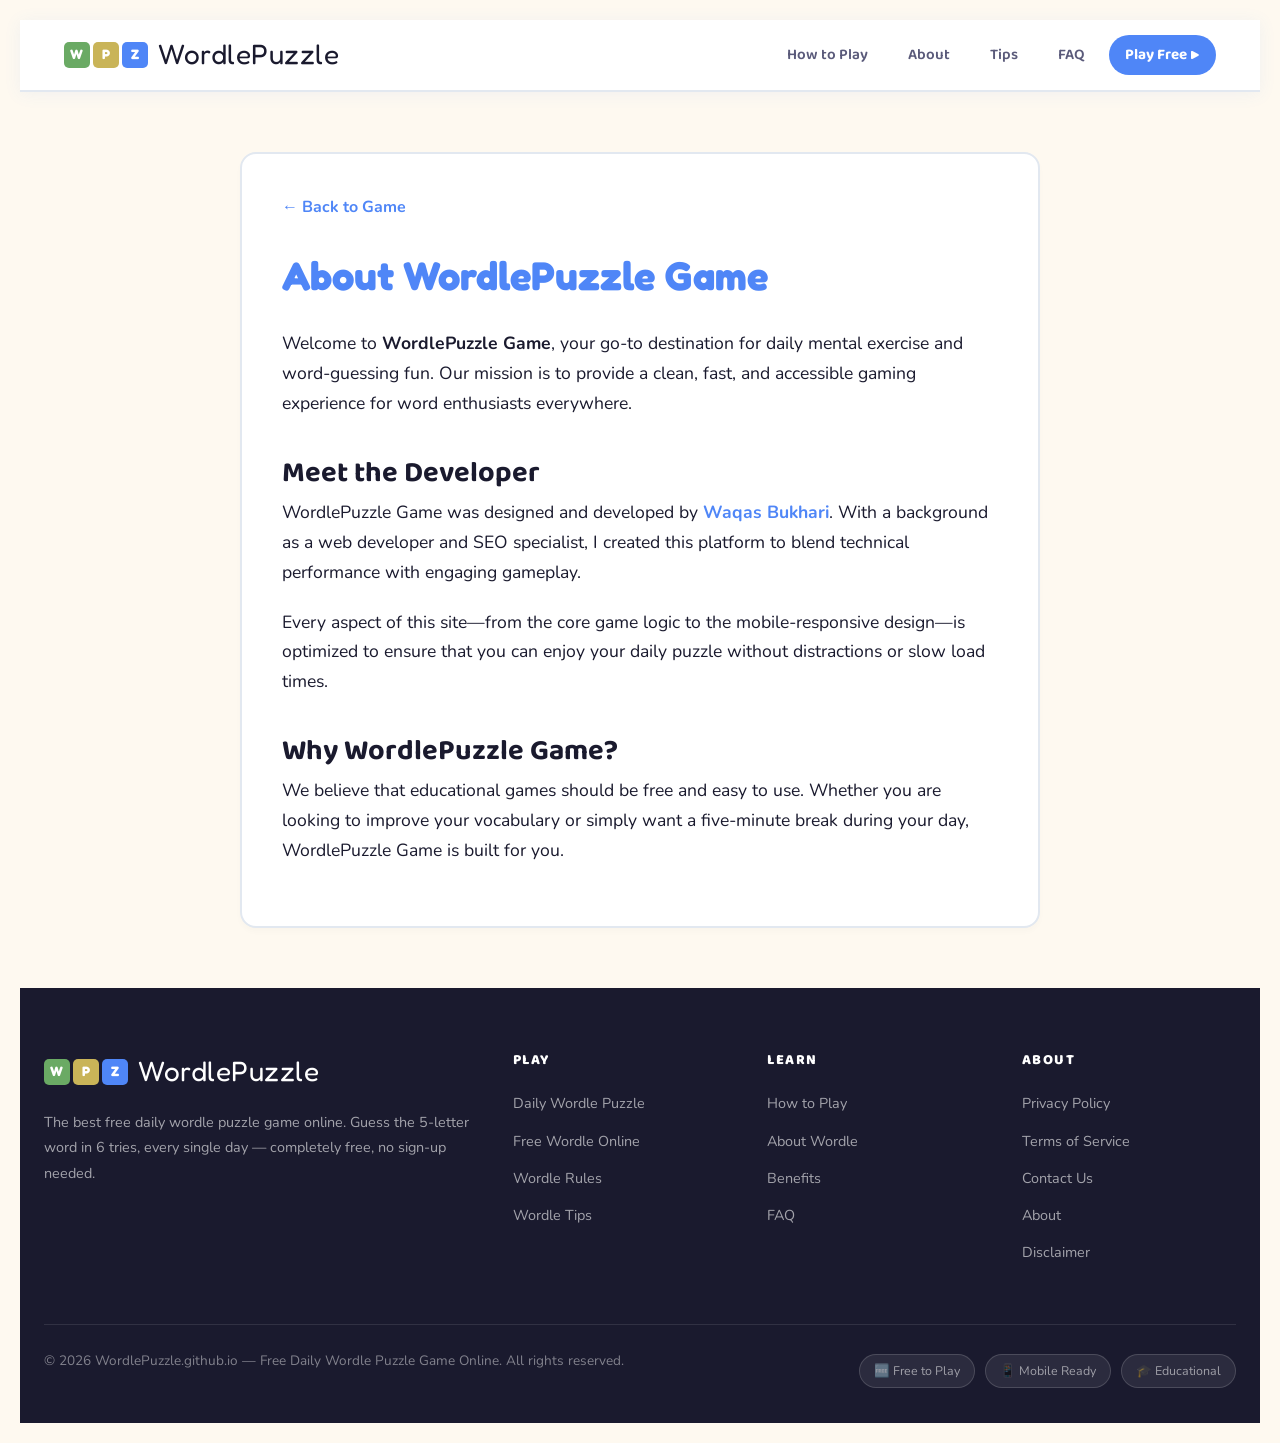
<file: about.html>
<!DOCTYPE html>
<html lang="en">
<head>
  <meta charset="UTF-8" />
  <meta name="viewport" content="width=device-width, initial-scale=1.0" />
  <title>About Us – Wordle Puzzle Game</title>
  <link rel="preconnect" href="https://fonts.googleapis.com" />
  <link rel="preconnect" href="https://fonts.gstatic.com" crossorigin />
  <link href="https://fonts.googleapis.com/css2?family=Fredoka+One&family=Nunito:wght@400;600;700&family=Baloo+2:wght@600;800&display=swap" rel="stylesheet" />
  <link rel="icon" type="image/png" sizes="32x32" href="/favicon.png">
  <link rel="stylesheet" href="style.css" />
  <style>
    :root {
      --bg: #fef9f0; --surface: #ffffff; --text: #1a1a2e; --text-muted: #5a5a7a;
      --accent1: #4f86f7; --border: #e2e8f0; --font-display: 'Fredoka One', cursive;
      --font-heading: 'Baloo 2', cursive; --font-body: 'Nunito', sans-serif;
    }
    body { font-family: var(--font-body); background: var(--bg); color: var(--text); line-height: 1.7; margin: 0; padding: 20px; }
    .container { max-width: 800px; margin: 60px auto; padding: 40px; background: var(--surface); border-radius: 16px; border: 2px solid var(--border); box-shadow: 0 4px 6px rgba(0,0,0,0.02); }
    h1 { font-family: var(--font-display); color: var(--accent1); font-size: 2.5rem; margin-bottom: 20px; }
    h2 { font-family: var(--font-heading); font-size: 1.8rem; margin-top: 30px; }
    p { margin-bottom: 20px; font-size: 1.1rem; }
    .highlight { color: var(--accent1); font-weight: 700; }
    .btn-back { display: inline-block; margin-bottom: 20px; color: var(--accent1); text-decoration: none; font-weight: bold; }
  </style>
</head>
<body>
  <!-- ===== HEADER COMPONENT ===== -->
<header id="site-header"></header>
  <div class="container">
    <a href="index.html" class="btn-back">← Back to Game</a>
    <h1>About WordlePuzzle Game</h1>
    <p>Welcome to <strong>WordlePuzzle Game</strong>, your go-to destination for daily mental exercise and word-guessing fun. Our mission is to provide a clean, fast, and accessible gaming experience for word enthusiasts everywhere.</p>
    
    <h2>Meet the Developer</h2>
    <p>WordlePuzzle Game was designed and developed by <span class="highlight">Waqas Bukhari</span>. With a background as a web developer and SEO specialist, I created this platform to blend technical performance with engaging gameplay.</p>
    
    <p>Every aspect of this site—from the core game logic to the mobile-responsive design—is optimized to ensure that you can enjoy your daily puzzle without distractions or slow load times.</p>
    
    <h2>Why WordlePuzzle Game?</h2>
    <p>We believe that educational games should be free and easy to use. Whether you are looking to improve your vocabulary or simply want a five-minute break during your day, WordlePuzzle Game is built for you.</p>
  </div>
  <!-- ===== FOOTER COMPONENT ===== -->
<footer id="site-footer"></footer>

  <script src="header.js"></script>
  <script src="footer.js"></script>
</body>
</html>
</file>
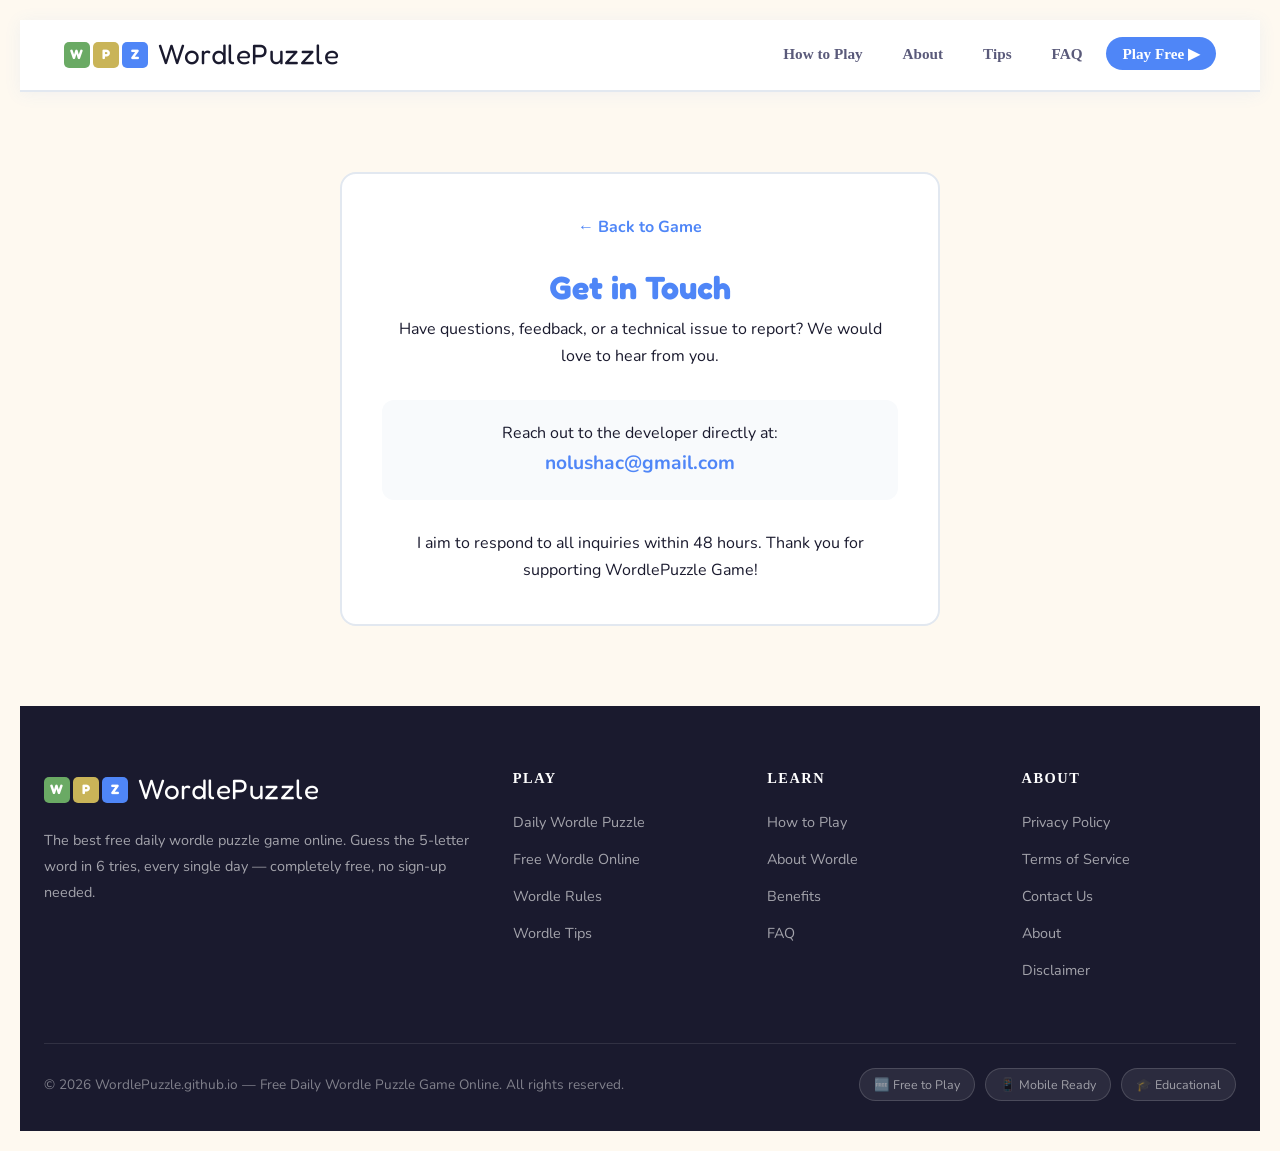
<file: contact.html>
<!DOCTYPE html>
<html lang="en">
<head>
  <meta charset="UTF-8" />
  <meta name="viewport" content="width=device-width, initial-scale=1.0" />
  <title>Contact Us – Wordle Puzzle Game</title>
  <link href="https://fonts.googleapis.com/css2?family=Fredoka+One&family=Nunito:wght@400;600;700&display=swap" rel="stylesheet" />
  <link rel="icon" type="image/png" sizes="32x32" href="/favicon.png">
  <link rel="stylesheet" href="style.css" />
  <style>
    :root {
      --bg: #fef9f0; --surface: #ffffff; --text: #1a1a2e;
      --accent1: #4f86f7; --border: #e2e8f0; --font-display: 'Fredoka One', cursive;
      --font-body: 'Nunito', sans-serif;
    }
    body { font-family: var(--font-body); background: var(--bg); color: var(--text); margin: 0; padding: 20px; }
    .container { max-width: 600px; margin: 80px auto; padding: 40px; background: var(--surface); border-radius: 16px; border: 2px solid var(--border); text-align: center; }
    h1 { font-family: var(--font-display); color: var(--accent1); }
    .contact-info { margin: 30px 0; padding: 20px; background: #f8fafc; border-radius: 12px; }
    .email-link { color: var(--accent1); font-weight: 700; text-decoration: none; font-size: 1.2rem; }
    .email-link:hover { text-decoration: underline; }
    .btn-back { display: inline-block; margin-bottom: 20px; color: var(--accent1); text-decoration: none; font-weight: bold; }
  </style>
</head>
<body>
  <!-- ===== HEADER COMPONENT ===== -->
<header id="site-header"></header>
  <div class="container">
    <a href="index.html" class="btn-back">← Back to Game</a>
    <h1>Get in Touch</h1>
    <p>Have questions, feedback, or a technical issue to report? We would love to hear from you.</p>
    
    <div class="contact-info">
      <p>Reach out to the developer directly at:</p>
      <a href="mailto:nolushac@gmail.com" class="email-link">nolushac@gmail.com</a>
    </div>
    
    <p>I aim to respond to all inquiries within 48 hours. Thank you for supporting WordlePuzzle Game!</p>
  </div>
  <!-- ===== FOOTER COMPONENT ===== -->
<footer id="site-footer"></footer>

  <script src="header.js"></script>
  <script src="footer.js"></script>
</body>
</html>
</file>
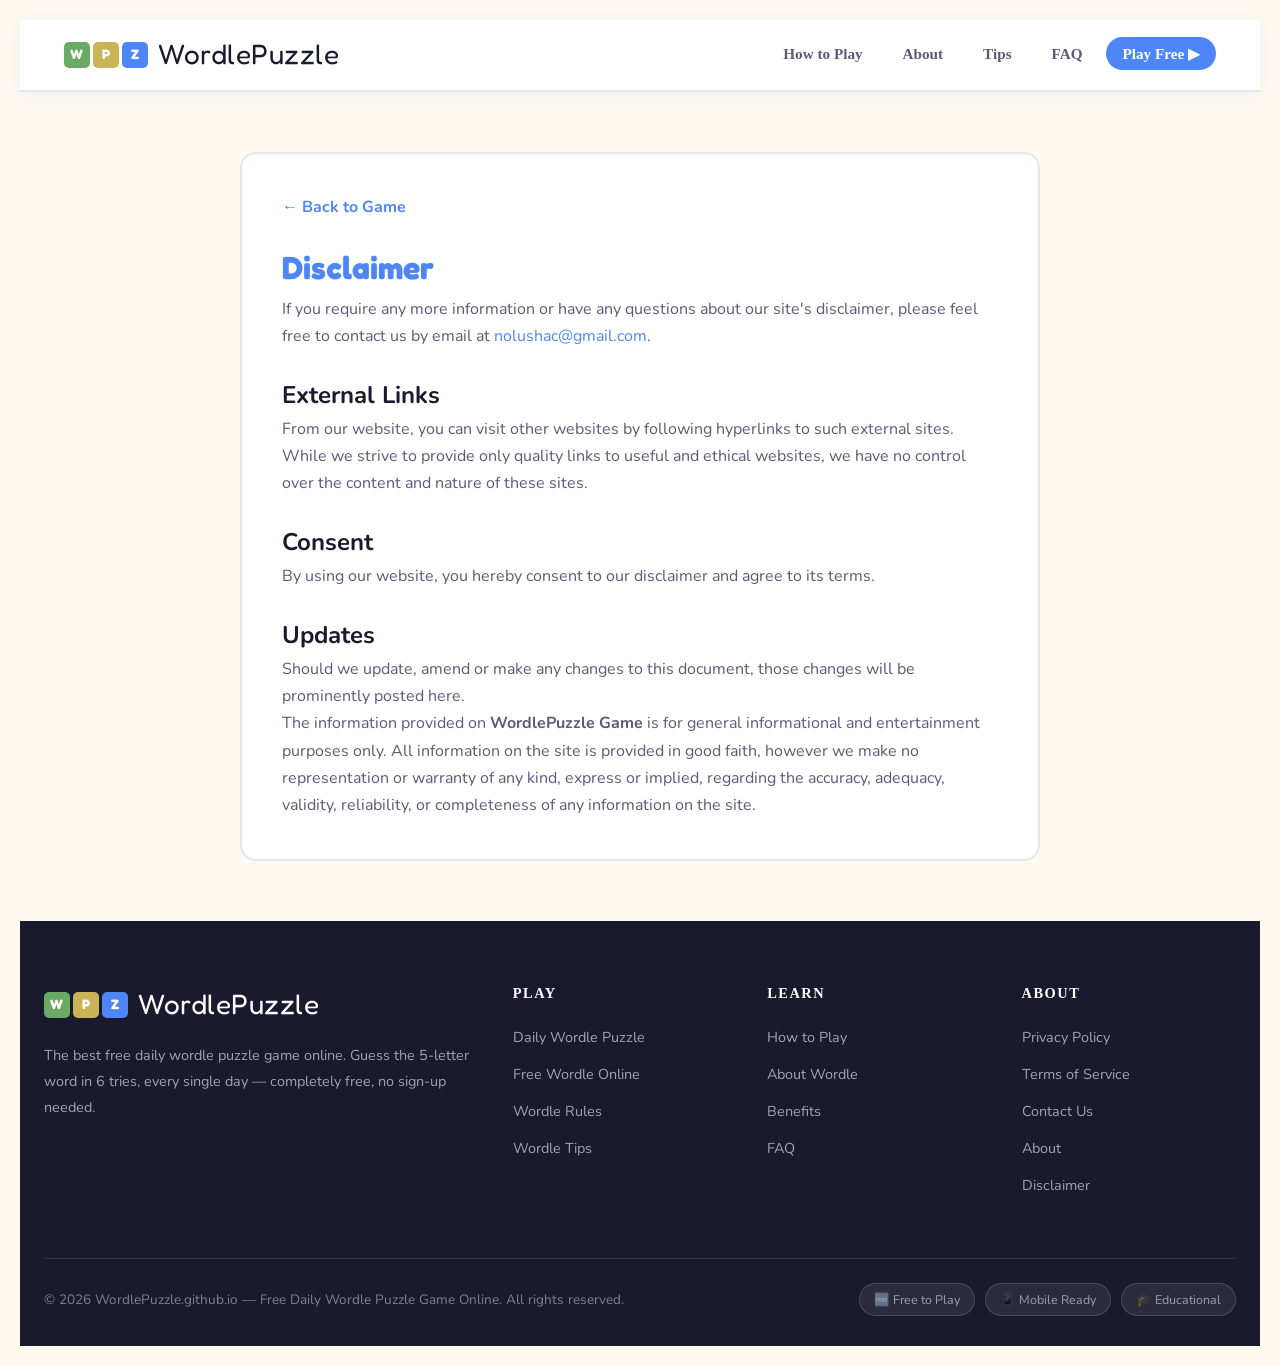
<file: disclaimer.html>
<!DOCTYPE html>
<html lang="en">
<head>
  <meta charset="UTF-8" />
  <meta name="viewport" content="width=device-width, initial-scale=1.0" />
  <title>Disclaimer – Wordle Puzzle Game</title>
  <link href="https://fonts.googleapis.com/css2?family=Fredoka+One&family=Nunito:wght@400;600;700&display=swap" rel="stylesheet" />
  <link rel="icon" type="image/png" sizes="32x32" href="/favicon.png">
  <link rel="stylesheet" href="style.css" />
  <style>
    :root {
      --bg: #fef9f0; --surface: #ffffff; --text: #1a1a2e; --text-muted: #5a5a7a;
      --accent1: #4f86f7; --border: #e2e8f0; --font-display: 'Fredoka One', cursive;
      --font-body: 'Nunito', sans-serif;
    }
    body { font-family: var(--font-body); background: var(--bg); color: var(--text); line-height: 1.7; margin: 0; padding: 20px; }
    .container { max-width: 800px; margin: 60px auto; padding: 40px; background: var(--surface); border-radius: 16px; border: 2px solid var(--border); }
    h1 { font-family: var(--font-display); color: var(--accent1); }
    h2 { font-weight: 700; margin-top: 25px; color: var(--text); }
    p { color: var(--text-muted); }
    .btn-back { display: inline-block; margin-bottom: 20px; color: var(--accent1); text-decoration: none; font-weight: bold; }
  </style>
</head>
<body>
   <!-- ===== HEADER COMPONENT ===== -->
<header id="site-header"></header>
  <div class="container">
    <a href="index.html" class="btn-back">← Back to Game</a>
    <h1>Disclaimer</h1>
    <p>If you require any more information or have any questions about our site's disclaimer, please feel free to contact us by email at <span style="color:var(--accent1)">nolushac@gmail.com</span>.</p>
    
    <h2>External Links</h2>
    <p>From our website, you can visit other websites by following hyperlinks to such external sites. While we strive to provide only quality links to useful and ethical websites, we have no control over the content and nature of these sites.</p>
    
    <h2>Consent</h2>
    <p>By using our website, you hereby consent to our disclaimer and agree to its terms.</p>
    
    <h2>Updates</h2>
    <p>Should we update, amend or make any changes to this document, those changes will be prominently posted here.</p>
    
    <p>The information provided on <strong>WordlePuzzle Game</strong> is for general informational and entertainment purposes only. All information on the site is provided in good faith, however we make no representation or warranty of any kind, express or implied, regarding the accuracy, adequacy, validity, reliability, or completeness of any information on the site.</p>
  </div>
  <!-- ===== FOOTER COMPONENT ===== -->
<footer id="site-footer"></footer>

  <script src="header.js"></script>
  <script src="footer.js"></script>
</body>
</html>
</file>
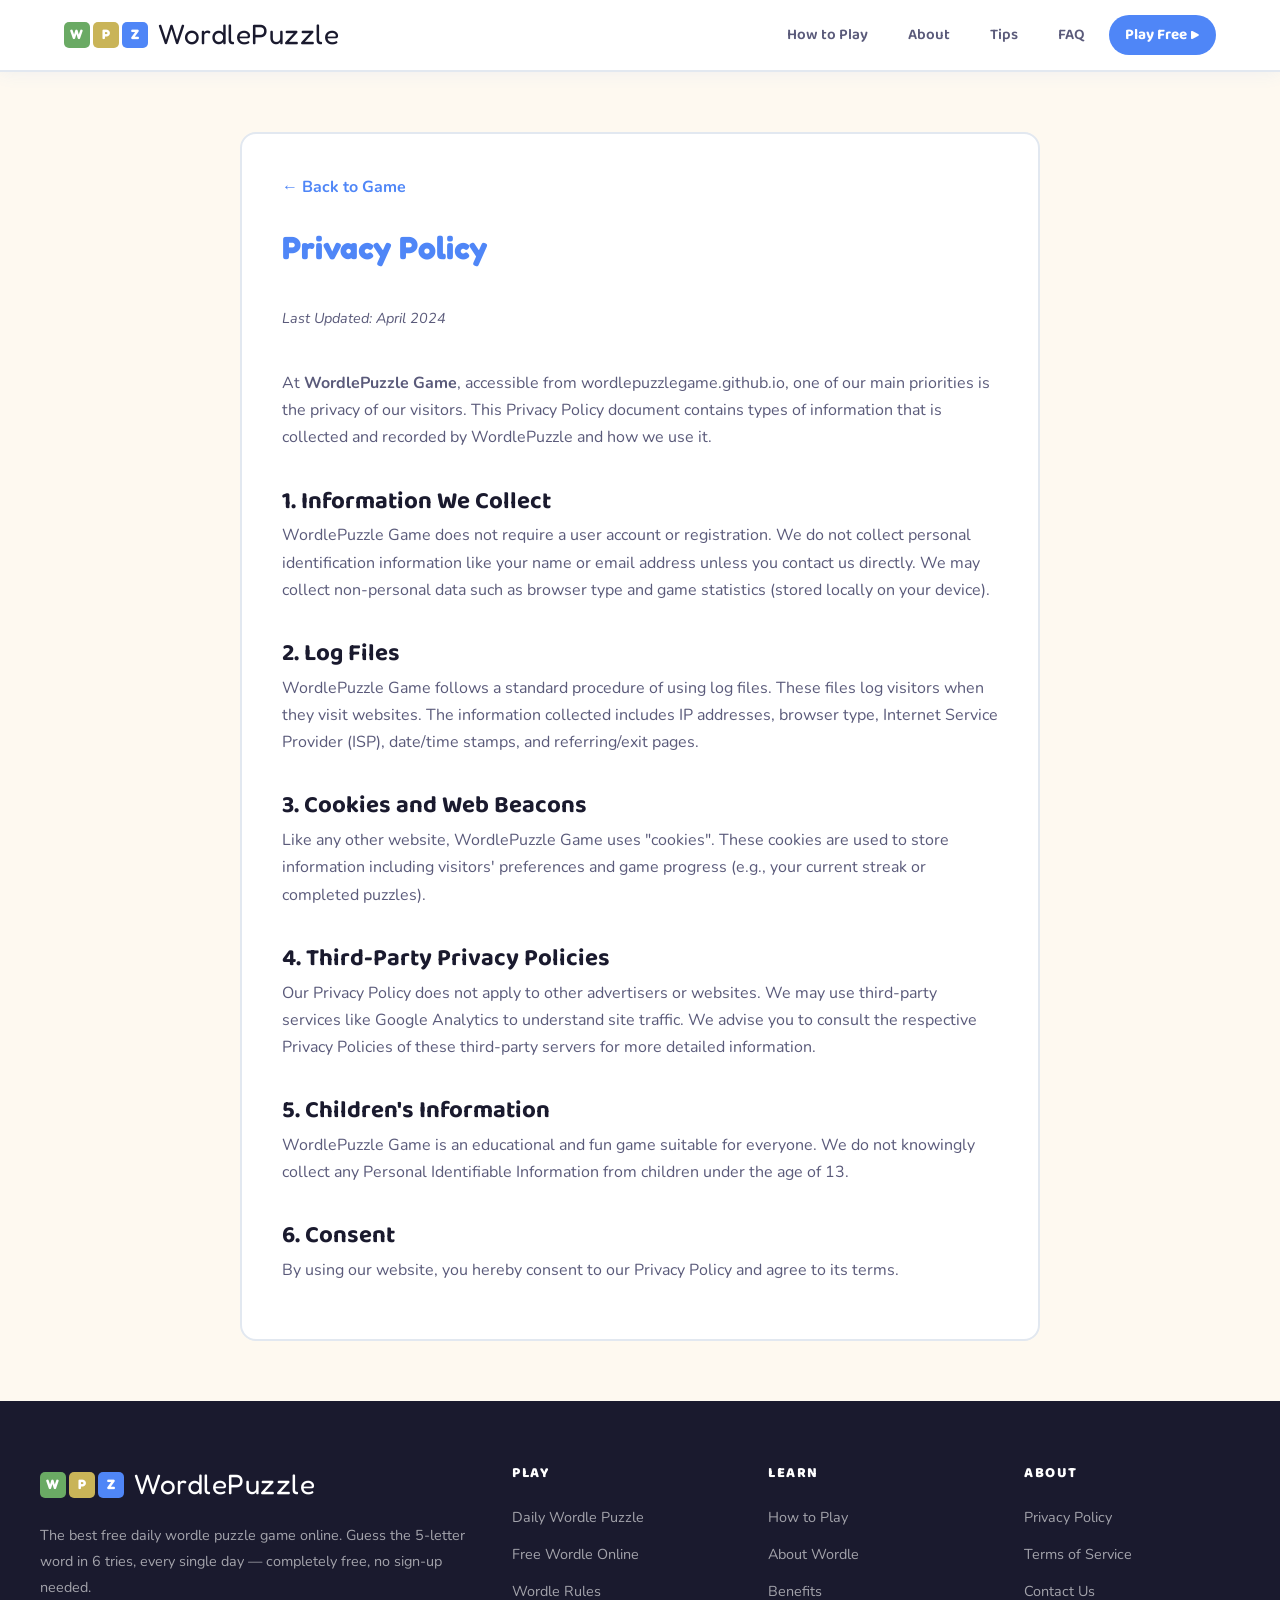
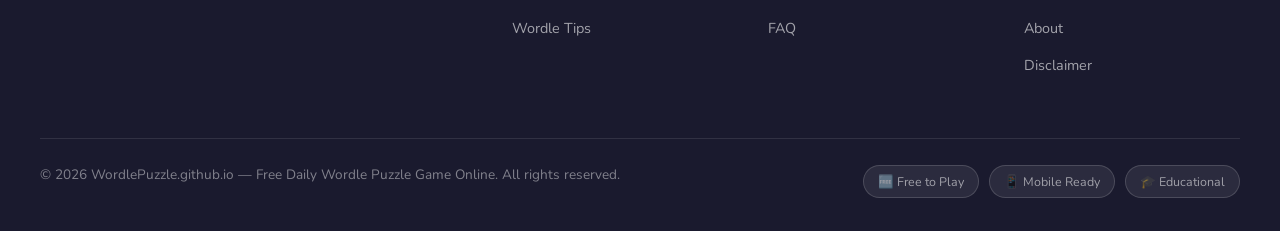
<file: privacy.html>
<!DOCTYPE html>
<html lang="en">
<head>
  <meta charset="UTF-8" />
  <meta name="viewport" content="width=device-width, initial-scale=1.0" />
  <title>Privacy Policy – Wordle Puzzle Game</title>
  <meta name="robots" content="noindex, follow" />
  <link rel="preconnect" href="https://fonts.googleapis.com" />
  <link rel="preconnect" href="https://fonts.gstatic.com" crossorigin />
  <link href="https://fonts.googleapis.com/css2?family=Fredoka+One&family=Nunito:wght@400;500;600;700;800&family=Baloo+2:wght@400;600;800&display=swap" rel="stylesheet" />
  <link rel="icon" type="image/png" sizes="32x32" href="/favicon.png">
  <link rel="stylesheet" href="style.css" />
  
  <style>
    /* Using variables from index.html */
    :root {
      --green: #6aaa64; --yellow: #c9b458; --gray: #787c7e; --light-gray: #d3d6da;
      --bg: #fef9f0; --surface: #ffffff; --text: #1a1a2e; --text-muted: #5a5a7a;
      --accent1: #4f86f7; --border: #e2e8f0; --font-display: 'Fredoka One', cursive;
      --font-heading: 'Baloo 2', cursive; --font-body: 'Nunito', sans-serif;
    }
    body { font-family: var(--font-body); background: var(--bg); color: var(--text); line-height: 1.7; padding: 0; margin: 0; }
    .content-wrapper { max-width: 800px; margin: 60px auto; padding: 40px; background: var(--surface); border-radius: 16px; border: 2px solid var(--border); }
    h1 { font-family: var(--font-display); color: var(--accent1); margin-bottom: 30px; }
    h2 { font-family: var(--font-heading); color: var(--text); margin-top: 30px; }
    p { margin-bottom: 15px; color: var(--text-muted); }
    .last-updated { font-size: 0.9rem; font-style: italic; margin-bottom: 40px; }
    .btn-back { display: inline-block; margin-bottom: 20px; color: var(--accent1); font-weight: 700; text-decoration: none; }
  </style>
</head>
<body>
  <!-- ===== HEADER COMPONENT ===== -->
<header id="site-header"></header>

  <div class="content-wrapper">
    <a href="/" class="btn-back">← Back to Game</a>
    <h1>Privacy Policy</h1>
    <p class="last-updated">Last Updated: April 2024</p>

    <p>At <strong>WordlePuzzle Game</strong>, accessible from <a href="https://wordlepuzzlegame.github.io/">wordlepuzzlegame.github.io</a>, one of our main priorities is the privacy of our visitors. This Privacy Policy document contains types of information that is collected and recorded by WordlePuzzle and how we use it.</p>

    <h2>1. Information We Collect</h2>
    <p>WordlePuzzle Game does not require a user account or registration. We do not collect personal identification information like your name or email address unless you contact us directly. We may collect non-personal data such as browser type and game statistics (stored locally on your device).</p>

    <h2>2. Log Files</h2>
    <p>WordlePuzzle Game follows a standard procedure of using log files. These files log visitors when they visit websites. The information collected includes IP addresses, browser type, Internet Service Provider (ISP), date/time stamps, and referring/exit pages.</p>

    <h2>3. Cookies and Web Beacons</h2>
    <p>Like any other website, WordlePuzzle Game uses "cookies". These cookies are used to store information including visitors' preferences and game progress (e.g., your current streak or completed puzzles).</p>

    <h2>4. Third-Party Privacy Policies</h2>
    <p>Our Privacy Policy does not apply to other advertisers or websites. We may use third-party services like Google Analytics to understand site traffic. We advise you to consult the respective Privacy Policies of these third-party servers for more detailed information.</p>

    <h2>5. Children's Information</h2>
    <p>WordlePuzzle Game is an educational and fun game suitable for everyone. We do not knowingly collect any Personal Identifiable Information from children under the age of 13.</p>

    <h2>6. Consent</h2>
    <p>By using our website, you hereby consent to our Privacy Policy and agree to its terms.</p>
  </div>
  <!-- ===== FOOTER COMPONENT ===== -->
<footer id="site-footer"></footer>

  <script src="header.js"></script>
  <script src="footer.js"></script>
</body>
</html>
</file>
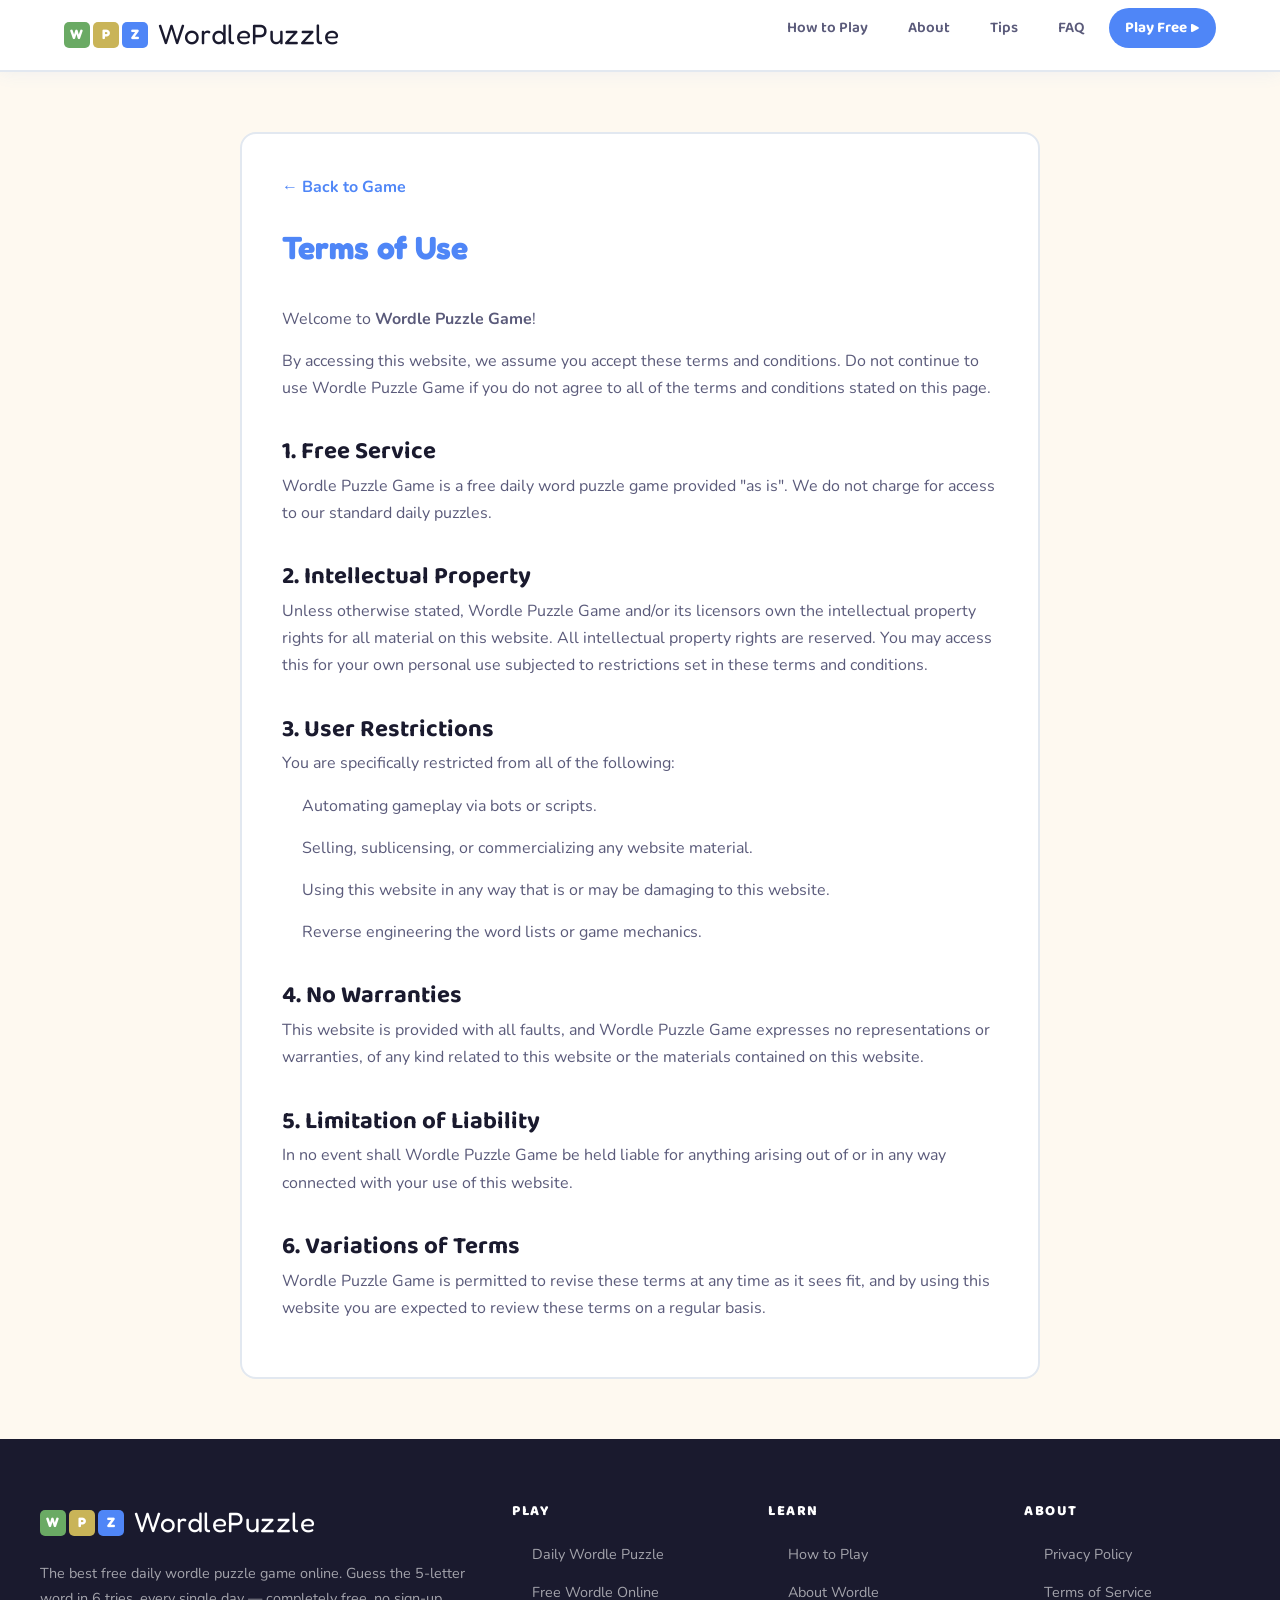
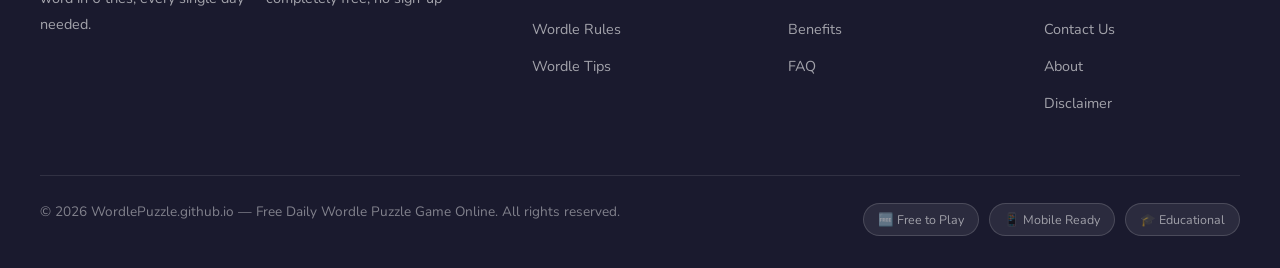
<file: terms.html>
<!DOCTYPE html>
<html lang="en">
<head>
  <meta charset="UTF-8" />
  <meta name="viewport" content="width=device-width, initial-scale=1.0" />
  <title>Terms of Use – Wordle Puzzle Game</title>
  <meta name="robots" content="noindex, follow" />
  <link rel="preconnect" href="https://fonts.googleapis.com" />
  <link rel="preconnect" href="https://fonts.gstatic.com" crossorigin />
  <link href="https://fonts.googleapis.com/css2?family=Fredoka+One&family=Nunito:wght@400;500;600;700;800&family=Baloo+2:wght@400;600;800&display=swap" rel="stylesheet" />
  <link rel="icon" type="image/png" sizes="32x32" href="/favicon.png">
  <link rel="stylesheet" href="style.css" />
  <style>
    /* Using variables from index.html */
    :root {
      --green: #6aaa64; --yellow: #c9b458; --gray: #787c7e; --light-gray: #d3d6da;
      --bg: #fef9f0; --surface: #ffffff; --text: #1a1a2e; --text-muted: #5a5a7a;
      --accent1: #4f86f7; --border: #e2e8f0; --font-display: 'Fredoka One', cursive;
      --font-heading: 'Baloo 2', cursive; --font-body: 'Nunito', sans-serif;
    }
    body { font-family: var(--font-body); background: var(--bg); color: var(--text); line-height: 1.7; padding: 0; margin: 0; }
    .content-wrapper { max-width: 800px; margin: 60px auto; padding: 40px; background: var(--surface); border-radius: 16px; border: 2px solid var(--border); }
    h1 { font-family: var(--font-display); color: var(--accent1); margin-bottom: 30px; }
    h2 { font-family: var(--font-heading); color: var(--text); margin-top: 30px; }
    p, li { margin-bottom: 15px; color: var(--text-muted); }
    ul { padding-left: 20px; }
    .btn-back { display: inline-block; margin-bottom: 20px; color: var(--accent1); font-weight: 700; text-decoration: none; }
  </style>
</head>
<body>
  <!-- ===== HEADER COMPONENT ===== -->
<header id="site-header"></header>
  <div class="content-wrapper">
    <a href="/" class="btn-back">← Back to Game</a>
    <h1>Terms of Use</h1>
    <p>Welcome to <strong>Wordle Puzzle Game</strong>!</p>
    <p>By accessing this website, we assume you accept these terms and conditions. Do not continue to use Wordle Puzzle Game if you do not agree to all of the terms and conditions stated on this page.</p>

    <h2>1. Free Service</h2>
    <p>Wordle Puzzle Game is a free daily word puzzle game provided "as is". We do not charge for access to our standard daily puzzles.</p>

    <h2>2. Intellectual Property</h2>
    <p>Unless otherwise stated, Wordle Puzzle Game and/or its licensors own the intellectual property rights for all material on this website. All intellectual property rights are reserved. You may access this for your own personal use subjected to restrictions set in these terms and conditions.</p>

    <h2>3. User Restrictions</h2>
    <p>You are specifically restricted from all of the following:</p>
    <ul>
      <li>Automating gameplay via bots or scripts.</li>
      <li>Selling, sublicensing, or commercializing any website material.</li>
      <li>Using this website in any way that is or may be damaging to this website.</li>
      <li>Reverse engineering the word lists or game mechanics.</li>
    </ul>

    <h2>4. No Warranties</h2>
    <p>This website is provided with all faults, and Wordle Puzzle Game expresses no representations or warranties, of any kind related to this website or the materials contained on this website.</p>

    <h2>5. Limitation of Liability</h2>
    <p>In no event shall Wordle Puzzle Game be held liable for anything arising out of or in any way connected with your use of this website.</p>

    <h2>6. Variations of Terms</h2>
    <p>Wordle Puzzle Game is permitted to revise these terms at any time as it sees fit, and by using this website you are expected to review these terms on a regular basis.</p>
  </div>
  <!-- ===== FOOTER COMPONENT ===== -->
<footer id="site-footer"></footer>

  <script src="header.js"></script>
  <script src="footer.js"></script>
</body>
</html>
</file>
<file: style.css>
/* ===== CSS VARIABLES ===== */
    :root {
      --green: #6aaa64;
      --yellow: #c9b458;
      --gray: #787c7e;
      --light-gray: #d3d6da;
      --bg: #fef9f0;
      --surface: #ffffff;
      --surface2: #f0f7ff;
      --surface3: #fff5e6;
      --text: #1a1a2e;
      --text-muted: #5a5a7a;
      --accent1: #4f86f7;
      --accent2: #f76f6f;
      --accent3: #ffb347;
      --accent4: #6aaa64;
      --accent5: #c084fc;
      --border: #e2e8f0;
      --shadow: 0 4px 24px rgba(79,134,247,0.10);
      --shadow-lg: 0 8px 40px rgba(79,134,247,0.15);
      --radius: 16px;
      --radius-sm: 10px;
      --font-display: 'Fredoka One', cursive;
      --font-heading: 'Baloo 2', cursive;
      --font-body: 'Nunito', sans-serif;
    }

    /* ===== RESET ===== */
    *, *::before, *::after { box-sizing: border-box; margin: 0; padding: 0; }
    html { scroll-behavior: smooth; }
    body {
      font-family: var(--font-body);
      background: var(--bg);
      color: var(--text);
      line-height: 1.7;
      overflow-x: hidden;
    }
    img { max-width: 100%; display: block; }
    a { color: inherit; text-decoration: none; }
    ul { list-style: none; }

    /* ===== SCROLLBAR ===== */
    ::-webkit-scrollbar { width: 7px; }
    ::-webkit-scrollbar-track { background: #f0f7ff; }
    ::-webkit-scrollbar-thumb { background: var(--accent1); border-radius: 10px; }

    /* ===== HEADER COMPONENT ===== */
    #site-header {
      position: sticky;
      top: 0;
      z-index: 1000;
      background: rgba(255,255,255,0.95);
      backdrop-filter: blur(12px);
      border-bottom: 2px solid var(--border);
      box-shadow: 0 2px 16px rgba(79,134,247,0.08);
    }
    .header-inner {
      max-width: 1200px;
      margin: 0 auto;
      padding: 0 24px;
      height: 70px;
      display: flex;
      align-items: center;
      justify-content: space-between;
    }
    .logo {
      display: flex;
      align-items: center;
      gap: 10px;
      font-family: var(--font-display);
      font-size: 1.75rem;
      color: var(--text);
      letter-spacing: 0.5px;
    }
    .logo-tiles {
      display: flex;
      gap: 3px;
    }
    .logo-tile {
      width: 26px; height: 26px;
      border-radius: 5px;
      display: flex;
      align-items: center;
      justify-content: center;
      font-family: var(--font-display);
      font-size: 0.85rem;
      color: white;
      font-weight: bold;
    }
    .lt-g { background: var(--green); }
    .lt-y { background: var(--yellow); }
    .lt-b { background: var(--accent1); }

    nav ul {
      display: flex;
      gap: 8px;
      align-items: center;
    }
    nav a {
      font-family: var(--font-heading);
      font-weight: 600;
      font-size: 0.95rem;
      color: var(--text-muted);
      padding: 8px 16px;
      border-radius: 30px;
      transition: all 0.2s;
    }
    nav a:hover { background: var(--surface2); color: var(--accent1); }
    .nav-cta {
      background: var(--accent1) !important;
      color: white !important;
      font-weight: 700 !important;
    }
    .nav-cta:hover { background: #3a6fd8 !important; transform: translateY(-1px); box-shadow: var(--shadow); }

    .hamburger {
      display: none;
      flex-direction: column;
      gap: 5px;
      cursor: pointer;
      padding: 5px;
      background: none;
      border: none;
    }
    .hamburger span {
      display: block; width: 26px; height: 3px;
      background: var(--text);
      border-radius: 3px;
      transition: all 0.3s;
    }

    /* ===== HERO SECTION ===== */
    #hero {
      background: linear-gradient(135deg, #e8f4ff 0%, #fff5e6 50%, #f0ffe8 100%);
      padding: 80px 24px 60px;
      position: relative;
      overflow: hidden;
    }
    #hero::before {
      content: '';
      position: absolute;
      top: -80px; right: -80px;
      width: 400px; height: 400px;
      background: radial-gradient(circle, rgba(79,134,247,0.12) 0%, transparent 70%);
      border-radius: 50%;
    }
    #hero::after {
      content: '';
      position: absolute;
      bottom: -60px; left: -60px;
      width: 300px; height: 300px;
      background: radial-gradient(circle, rgba(106,170,100,0.12) 0%, transparent 70%);
      border-radius: 50%;
    }
    .hero-inner {
      max-width: 1200px;
      margin: 0 auto;
      display: grid;
      grid-template-columns: 1fr 1fr;
      gap: 60px;
      align-items: center;
      position: relative;
      z-index: 1;
    }
    .hero-badge {
      display: inline-flex;
      align-items: center;
      gap: 8px;
      background: white;
      border: 2px solid var(--accent3);
      border-radius: 30px;
      padding: 6px 16px;
      font-family: var(--font-heading);
      font-size: 0.85rem;
      font-weight: 700;
      color: #d97706;
      margin-bottom: 20px;
      box-shadow: 0 2px 12px rgba(255,179,71,0.2);
    }
    .hero-badge::before { content: '🎯'; font-size: 1rem; }
    .hero-title {
      font-family: var(--font-display);
      font-size: clamp(2.4rem, 5vw, 3.8rem);
      line-height: 1.15;
      color: var(--text);
      margin-bottom: 20px;
    }
    .hero-title span.highlight-g { color: var(--green); }
    .hero-title span.highlight-b { color: var(--accent1); }
    .hero-desc {
      font-size: 1.1rem;
      color: var(--text-muted);
      margin-bottom: 36px;
      max-width: 480px;
    }
    .hero-btns {
      display: flex;
      gap: 16px;
      flex-wrap: wrap;
    }
    .btn-primary {
      background: var(--accent1);
      color: white;
      padding: 14px 32px;
      border-radius: 50px;
      font-family: var(--font-heading);
      font-weight: 700;
      font-size: 1.05rem;
      border: none;
      cursor: pointer;
      transition: all 0.25s;
      box-shadow: 0 4px 20px rgba(79,134,247,0.35);
      display: inline-flex;
      align-items: center;
      gap: 8px;
    }
    .btn-primary:hover { transform: translateY(-2px); box-shadow: 0 8px 28px rgba(79,134,247,0.45); background: #3a6fd8; }
    .btn-secondary {
      background: white;
      color: var(--text);
      padding: 14px 32px;
      border-radius: 50px;
      font-family: var(--font-heading);
      font-weight: 700;
      font-size: 1.05rem;
      border: 2px solid var(--border);
      cursor: pointer;
      transition: all 0.25s;
      display: inline-flex;
      align-items: center;
      gap: 8px;
    }
    .btn-secondary:hover { border-color: var(--accent1); color: var(--accent1); transform: translateY(-2px); }

    /* Wordle Preview Grid */
    .hero-game-preview {
      display: flex;
      flex-direction: column;
      align-items: center;
      gap: 8px;
    }
    .preview-label {
      font-family: var(--font-heading);
      font-size: 0.85rem;
      font-weight: 700;
      color: var(--text-muted);
      letter-spacing: 1.5px;
      text-transform: uppercase;
      margin-bottom: 8px;
    }
    .preview-grid {
      display: flex;
      flex-direction: column;
      gap: 7px;
    }
    .preview-row {
      display: flex;
      gap: 7px;
    }
    .preview-cell {
      width: 58px; height: 58px;
      border-radius: 10px;
      display: flex;
      align-items: center;
      justify-content: center;
      font-family: var(--font-display);
      font-size: 1.6rem;
      color: white;
      font-weight: bold;
      transition: transform 0.3s;
    }
    .preview-cell:hover { transform: scale(1.08); }
    .pc-green { background: var(--green); box-shadow: 0 4px 12px rgba(106,170,100,0.35); }
    .pc-yellow { background: var(--yellow); box-shadow: 0 4px 12px rgba(201,180,88,0.35); }
    .pc-gray { background: var(--gray); box-shadow: 0 4px 12px rgba(120,124,126,0.25); }
    .pc-empty { background: white; border: 3px solid var(--light-gray); color: var(--text); }
    .pc-blue { background: var(--accent1); box-shadow: 0 4px 12px rgba(79,134,247,0.35); }

    /* Hero stats */
    .hero-stats {
      display: flex;
      gap: 32px;
      margin-top: 40px;
    }
    .stat-item { text-align: center; }
    .stat-num {
      font-family: var(--font-display);
      font-size: 1.8rem;
      color: var(--accent1);
      display: block;
    }
    .stat-label {
      font-size: 0.8rem;
      color: var(--text-muted);
      font-weight: 600;
      text-transform: uppercase;
      letter-spacing: 1px;
    }

    /* ===== SECTION COMMONS ===== */
    section { padding: 80px 24px; }
    .section-inner { max-width: 1200px; margin: 0 auto; }
    .section-tag {
      display: inline-block;
      background: var(--surface2);
      color: var(--accent1);
      border-radius: 30px;
      padding: 5px 16px;
      font-family: var(--font-heading);
      font-size: 0.8rem;
      font-weight: 800;
      text-transform: uppercase;
      letter-spacing: 1.5px;
      margin-bottom: 14px;
    }
    .section-title {
      font-family: var(--font-display);
      font-size: clamp(1.8rem, 3.5vw, 2.6rem);
      color: var(--text);
      margin-bottom: 16px;
      line-height: 1.25;
    }
    .section-desc {
      font-size: 1.05rem;
      color: var(--text-muted);
      max-width: 600px;
      margin-bottom: 48px;
    }
    .text-center { text-align: center; }
    .text-center .section-desc { margin-left: auto; margin-right: auto; }

    /* ===== HOW TO PLAY SECTION ===== */
    #how-to-play { background: var(--surface); }
    .steps-grid {
      display: grid;
      grid-template-columns: repeat(3, 1fr);
      gap: 28px;
      margin-top: 48px;
    }
    .step-card {
      background: var(--bg);
      border: 2px solid var(--border);
      border-radius: var(--radius);
      padding: 36px 28px;
      text-align: center;
      position: relative;
      transition: all 0.3s;
    }
    .step-card:hover {
      transform: translateY(-6px);
      border-color: var(--accent1);
      box-shadow: var(--shadow-lg);
    }
    .step-number {
      position: absolute;
      top: -18px;
      left: 50%;
      transform: translateX(-50%);
      width: 36px; height: 36px;
      background: var(--accent1);
      color: white;
      border-radius: 50%;
      font-family: var(--font-display);
      font-size: 1.1rem;
      display: flex;
      align-items: center;
      justify-content: center;
      box-shadow: 0 4px 12px rgba(79,134,247,0.4);
    }
    .step-icon { font-size: 2.8rem; margin-bottom: 16px; margin-top: 8px; }
    .step-title {
      font-family: var(--font-heading);
      font-size: 1.2rem;
      font-weight: 800;
      color: var(--text);
      margin-bottom: 10px;
    }
    .step-desc { font-size: 0.95rem; color: var(--text-muted); }

    /* Color legend */
    .color-legend {
      display: flex;
      gap: 20px;
      justify-content: center;
      flex-wrap: wrap;
      margin-top: 48px;
    }
    .legend-item {
      display: flex;
      align-items: center;
      gap: 12px;
      background: white;
      border: 2px solid var(--border);
      border-radius: var(--radius-sm);
      padding: 14px 22px;
      transition: transform 0.2s;
    }
    .legend-item:hover { transform: scale(1.03); }
    .legend-tile {
      width: 44px; height: 44px;
      border-radius: 8px;
      display: flex;
      align-items: center;
      justify-content: center;
      font-family: var(--font-display);
      font-size: 1.4rem;
      color: white;
    }
    .legend-text strong {
      display: block;
      font-family: var(--font-heading);
      font-weight: 800;
      font-size: 0.95rem;
      color: var(--text);
    }
    .legend-text span { font-size: 0.82rem; color: var(--text-muted); }

    /* ===== LIVE GAME SECTION ===== */
    #play-game {
      background: linear-gradient(135deg, #e8f4ff 0%, #f0ffe8 100%);
    }
    .game-container {
      max-width: 500px;
      margin: 0 auto;
    }
    .game-header {
      display: flex;
      justify-content: space-between;
      align-items: center;
      margin-bottom: 24px;
    }
    .game-info {
      display: flex;
      gap: 20px;
    }
    .game-stat {
      text-align: center;
    }
    .game-stat-num {
      font-family: var(--font-display);
      font-size: 1.4rem;
      color: var(--accent1);
    }
    .game-stat-label {
      font-size: 0.72rem;
      color: var(--text-muted);
      font-weight: 700;
      text-transform: uppercase;
    }
    .game-board {
      display: flex;
      flex-direction: column;
      gap: 8px;
      margin-bottom: 20px;
    }
    .game-row {
      display: flex;
      gap: 8px;
      justify-content: center;
    }
    .game-tile {
      width: 60px; height: 60px;
      border: 3px solid var(--light-gray);
      border-radius: 10px;
      display: flex;
      align-items: center;
      justify-content: center;
      font-family: var(--font-display);
      font-size: 1.7rem;
      color: var(--text);
      background: white;
      transition: all 0.15s;
      text-transform: uppercase;
    }
    .game-tile.filled { border-color: #aaa; animation: pop 0.1s ease; }
    .game-tile.correct { background: var(--green); border-color: var(--green); color: white; animation: flipIn 0.5s ease forwards; }
    .game-tile.present { background: var(--yellow); border-color: var(--yellow); color: white; animation: flipIn 0.5s ease forwards; }
    .game-tile.absent { background: var(--gray); border-color: var(--gray); color: white; animation: flipIn 0.5s ease forwards; }
    .game-tile.shake { animation: shake 0.4s ease; }

    @keyframes pop {
      0% { transform: scale(1); }
      50% { transform: scale(1.12); }
      100% { transform: scale(1); }
    }
    @keyframes flipIn {
      0% { transform: rotateX(0deg); }
      50% { transform: rotateX(-90deg); }
      100% { transform: rotateX(0deg); }
    }
    @keyframes shake {
      0%,100% { transform: translateX(0); }
      20% { transform: translateX(-6px); }
      40% { transform: translateX(6px); }
      60% { transform: translateX(-4px); }
      80% { transform: translateX(4px); }
    }
    @keyframes bounce {
      0%,100% { transform: translateY(0); }
      50% { transform: translateY(-8px); }
    }

    .game-message {
      min-height: 36px;
      text-align: center;
      font-family: var(--font-heading);
      font-size: 0.95rem;
      font-weight: 700;
      color: var(--accent1);
      margin-bottom: 8px;
    }

    /* Keyboard */
    .keyboard {
      display: flex;
      flex-direction: column;
      gap: 8px;
      align-items: center;
    }
    .keyboard-row {
      display: flex;
      gap: 6px;
    }
    .key {
      min-width: 38px;
      height: 56px;
      padding: 0 6px;
      border-radius: 8px;
      background: white;
      border: 2px solid var(--border);
      font-family: var(--font-heading);
      font-size: 0.88rem;
      font-weight: 800;
      color: var(--text);
      cursor: pointer;
      transition: all 0.15s;
      display: flex;
      align-items: center;
      justify-content: center;
      text-transform: uppercase;
      box-shadow: 0 2px 6px rgba(0,0,0,0.06);
      user-select: none;
    }
    .key:hover { background: var(--surface2); transform: translateY(-2px); }
    .key:active { transform: translateY(0); }
    .key.wide { min-width: 56px; font-size: 0.75rem; }
    .key.correct { background: var(--green); border-color: var(--green); color: white; }
    .key.present { background: var(--yellow); border-color: var(--yellow); color: white; }
    .key.absent { background: var(--light-gray); border-color: var(--light-gray); color: var(--text-muted); }

    .game-actions {
      display: flex;
      gap: 12px;
      justify-content: center;
      margin-top: 20px;
    }
    .btn-game {
      background: var(--accent1);
      color: white;
      border: none;
      border-radius: 30px;
      padding: 10px 24px;
      font-family: var(--font-heading);
      font-weight: 700;
      font-size: 0.95rem;
      cursor: pointer;
      transition: all 0.2s;
      display: flex;
      align-items: center;
      gap: 7px;
    }
    .btn-game:hover { background: #3a6fd8; transform: translateY(-1px); }
    .btn-game.outline {
      background: white;
      color: var(--text);
      border: 2px solid var(--border);
    }
    .btn-game.outline:hover { border-color: var(--accent1); color: var(--accent1); }

    /* ===== FEATURES SECTION ===== */
    #features { background: var(--surface); }
    .features-grid {
      display: grid;
      grid-template-columns: repeat(3, 1fr);
      gap: 24px;
    }
    .feature-card {
      background: var(--bg);
      border: 2px solid var(--border);
      border-radius: var(--radius);
      padding: 32px 24px;
      transition: all 0.3s;
      position: relative;
      overflow: hidden;
    }
    .feature-card::before {
      content: '';
      position: absolute;
      top: 0; left: 0; right: 0;
      height: 4px;
      background: var(--card-accent, var(--accent1));
      border-radius: var(--radius) var(--radius) 0 0;
    }
    .feature-card:hover { transform: translateY(-5px); box-shadow: var(--shadow-lg); }
    .feature-icon {
      width: 56px; height: 56px;
      border-radius: 14px;
      display: flex;
      align-items: center;
      justify-content: center;
      font-size: 1.6rem;
      margin-bottom: 18px;
      background: var(--icon-bg, #e8f4ff);
    }
    .feature-title {
      font-family: var(--font-heading);
      font-size: 1.1rem;
      font-weight: 800;
      color: var(--text);
      margin-bottom: 10px;
    }
    .feature-desc { font-size: 0.92rem; color: var(--text-muted); }

    /* ===== ABOUT WORDLE SECTION ===== */
    #about-wordle {
      background: linear-gradient(135deg, #fff5e6 0%, #f0ffe8 100%);
    }
    .about-grid {
      display: grid;
      grid-template-columns: 1fr 1fr;
      gap: 60px;
      align-items: center;
    }
    .about-text h2 {
      font-family: var(--font-display);
      font-size: clamp(1.7rem, 3vw, 2.4rem);
      color: var(--text);
      margin-bottom: 20px;
      line-height: 1.3;
    }
    .about-text p {
      font-size: 1rem;
      color: var(--text-muted);
      margin-bottom: 16px;
    }
    .about-highlights {
      display: grid;
      grid-template-columns: 1fr 1fr;
      gap: 16px;
      margin-top: 28px;
    }
    .highlight-item {
      display: flex;
      align-items: flex-start;
      gap: 12px;
      background: white;
      border-radius: var(--radius-sm);
      padding: 16px;
      border: 2px solid var(--border);
    }
    .highlight-icon {
      font-size: 1.5rem;
      flex-shrink: 0;
      margin-top: 2px;
    }
    .highlight-text strong {
      display: block;
      font-family: var(--font-heading);
      font-weight: 800;
      font-size: 0.9rem;
      color: var(--text);
      margin-bottom: 4px;
    }
    .highlight-text span { font-size: 0.82rem; color: var(--text-muted); }

    .about-visual {
      display: flex;
      flex-direction: column;
      align-items: center;
      gap: 12px;
    }
    .big-tile-row { display: flex; gap: 10px; }
    .big-tile {
      width: 70px; height: 70px;
      border-radius: 12px;
      display: flex;
      align-items: center;
      justify-content: center;
      font-family: var(--font-display);
      font-size: 2rem;
      color: white;
    }
    .bt-g { background: var(--green); box-shadow: 0 6px 20px rgba(106,170,100,0.4); }
    .bt-y { background: var(--yellow); box-shadow: 0 6px 20px rgba(201,180,88,0.4); }
    .bt-gr { background: var(--gray); box-shadow: 0 6px 20px rgba(120,124,126,0.3); }
    .bt-b { background: var(--accent1); box-shadow: 0 6px 20px rgba(79,134,247,0.4); }
    .bt-p { background: var(--accent5); box-shadow: 0 6px 20px rgba(192,132,252,0.4); }
    .bt-e { background: white; border: 3px solid var(--light-gray); color: var(--text); }

    /* ===== WORD TIPS SECTION ===== */
    #tips { background: var(--surface); }
    .tips-grid {
      display: grid;
      grid-template-columns: repeat(2, 1fr);
      gap: 24px;
    }
    .tip-card {
      display: flex;
      gap: 20px;
      background: var(--bg);
      border: 2px solid var(--border);
      border-radius: var(--radius);
      padding: 28px;
      transition: all 0.3s;
      align-items: flex-start;
    }
    .tip-card:hover { border-color: var(--accent1); box-shadow: var(--shadow); }
    .tip-num {
      flex-shrink: 0;
      width: 44px; height: 44px;
      border-radius: 12px;
      background: var(--accent1);
      color: white;
      font-family: var(--font-display);
      font-size: 1.3rem;
      display: flex;
      align-items: center;
      justify-content: center;
    }
    .tip-body h4 {
      font-family: var(--font-heading);
      font-weight: 800;
      font-size: 1rem;
      color: var(--text);
      margin-bottom: 8px;
    }
    .tip-body p { font-size: 0.92rem; color: var(--text-muted); }

    /* ===== EDUCATIONAL SECTION ===== */
    #educational {
      background: linear-gradient(135deg, #e8f4ff 0%, #f5e8ff 100%);
    }
    .edu-grid {
      display: grid;
      grid-template-columns: repeat(3, 1fr);
      gap: 24px;
    }
    .edu-card {
      background: white;
      border-radius: var(--radius);
      padding: 32px 24px;
      text-align: center;
      border: 2px solid var(--border);
      transition: all 0.3s;
    }
    .edu-card:hover { transform: translateY(-5px); box-shadow: var(--shadow-lg); }
    .edu-icon {
      font-size: 3rem;
      margin-bottom: 18px;
    }
    .edu-title {
      font-family: var(--font-heading);
      font-size: 1.1rem;
      font-weight: 800;
      color: var(--text);
      margin-bottom: 12px;
    }
    .edu-desc { font-size: 0.92rem; color: var(--text-muted); line-height: 1.7; }

    /* ===== FAQ SECTION ===== */
    #faq { background: var(--surface); }
    .faq-grid {
      max-width: 780px;
      margin: 0 auto;
    }
    .faq-item {
      border: 2px solid var(--border);
      border-radius: var(--radius-sm);
      margin-bottom: 14px;
      overflow: hidden;
      transition: border-color 0.2s;
    }
    .faq-item.open { border-color: var(--accent1); }
    .faq-question {
      padding: 20px 24px;
      display: flex;
      justify-content: space-between;
      align-items: center;
      cursor: pointer;
      background: white;
      transition: background 0.2s;
    }
    .faq-question:hover { background: var(--surface2); }
    .faq-q-text {
      font-family: var(--font-heading);
      font-weight: 700;
      font-size: 1rem;
      color: var(--text);
    }
    .faq-icon {
      width: 28px; height: 28px;
      background: var(--surface2);
      border-radius: 50%;
      display: flex;
      align-items: center;
      justify-content: center;
      color: var(--accent1);
      font-size: 1.2rem;
      font-weight: 800;
      flex-shrink: 0;
      transition: transform 0.3s, background 0.2s;
    }
    .faq-item.open .faq-icon { transform: rotate(45deg); background: var(--accent1); color: white; }
    .faq-answer {
      max-height: 0;
      overflow: hidden;
      transition: max-height 0.35s ease, padding 0.35s;
      background: var(--bg);
      padding: 0 24px;
      font-size: 0.95rem;
      color: var(--text-muted);
      line-height: 1.8;
    }
    .faq-item.open .faq-answer {
      max-height: 300px;
      padding: 16px 24px 20px;
    }

    /* ===== CTA SECTION ===== */
    #cta {
      background: linear-gradient(135deg, var(--accent1) 0%, #6b47dc 100%);
      padding: 80px 24px;
      text-align: center;
      position: relative;
      overflow: hidden;
    }
    #cta::before {
      content: '';
      position: absolute;
      top: -100px; left: 50%;
      transform: translateX(-50%);
      width: 600px; height: 600px;
      background: radial-gradient(circle, rgba(255,255,255,0.08) 0%, transparent 60%);
      border-radius: 50%;
    }
    .cta-title {
      font-family: var(--font-display);
      font-size: clamp(2rem, 4vw, 3rem);
      color: white;
      margin-bottom: 16px;
      position: relative;
      z-index: 1;
    }
    .cta-desc {
      font-size: 1.1rem;
      color: rgba(255,255,255,0.85);
      margin-bottom: 36px;
      max-width: 500px;
      margin-left: auto;
      margin-right: auto;
      position: relative;
      z-index: 1;
    }
    .btn-cta {
      background: white;
      color: var(--accent1);
      padding: 16px 40px;
      border-radius: 50px;
      font-family: var(--font-heading);
      font-weight: 800;
      font-size: 1.1rem;
      border: none;
      cursor: pointer;
      transition: all 0.25s;
      display: inline-flex;
      align-items: center;
      gap: 10px;
      position: relative;
      z-index: 1;
      box-shadow: 0 8px 32px rgba(0,0,0,0.2);
    }
    .btn-cta:hover { transform: translateY(-3px); box-shadow: 0 12px 40px rgba(0,0,0,0.28); }
    .cta-tiles {
      display: flex;
      justify-content: center;
      gap: 10px;
      margin-top: 40px;
      position: relative;
      z-index: 1;
    }
    .cta-tile {
      width: 50px; height: 50px;
      border-radius: 10px;
      background: rgba(255,255,255,0.2);
      border: 2px solid rgba(255,255,255,0.35);
      display: flex;
      align-items: center;
      justify-content: center;
      font-family: var(--font-display);
      font-size: 1.4rem;
      color: white;
      animation: bounce 1.5s infinite;
    }
    .cta-tile:nth-child(2) { animation-delay: 0.15s; }
    .cta-tile:nth-child(3) { animation-delay: 0.3s; }
    .cta-tile:nth-child(4) { animation-delay: 0.45s; }
    .cta-tile:nth-child(5) { animation-delay: 0.6s; }

    /* ===== FOOTER ===== */
    #site-footer {
      background: #1a1a2e;
      color: rgba(255,255,255,0.75);
      padding: 60px 24px 30px;
    }
    .footer-inner {
      max-width: 1200px;
      margin: 0 auto;
    }
    .footer-grid {
      display: grid;
      grid-template-columns: 2fr 1fr 1fr 1fr;
      gap: 40px;
      margin-bottom: 48px;
    }
    .footer-brand .logo {
      color: white;
      margin-bottom: 14px;
    }
    .footer-brand p {
      font-size: 0.9rem;
      line-height: 1.8;
      color: rgba(255,255,255,0.6);
    }
    .footer-col h4 {
      font-family: var(--font-heading);
      font-size: 0.9rem;
      font-weight: 800;
      color: white;
      text-transform: uppercase;
      letter-spacing: 1.5px;
      margin-bottom: 18px;
    }
    .footer-col ul li { margin-bottom: 10px; }
    .footer-col ul li a {
      font-size: 0.9rem;
      color: rgba(255,255,255,0.6);
      transition: color 0.2s;
    }
    .footer-col ul li a:hover { color: var(--accent3); }
    .footer-bottom {
      border-top: 1px solid rgba(255,255,255,0.1);
      padding-top: 24px;
      display: flex;
      justify-content: space-between;
      align-items: center;
      flex-wrap: wrap;
      gap: 14px;
    }
    .footer-bottom p { font-size: 0.85rem; color: rgba(255,255,255,0.45); }
    .footer-badges {
      display: flex;
      gap: 10px;
    }
    .footer-badge {
      background: rgba(255,255,255,0.08);
      border: 1px solid rgba(255,255,255,0.15);
      border-radius: 20px;
      padding: 5px 14px;
      font-size: 0.78rem;
      color: rgba(255,255,255,0.55);
    }

    /* ===== MOBILE NAV ===== */
    @media (max-width: 768px) {
      .hamburger { display: flex; }
      nav { display: none; }
      nav.open {
        display: block;
        position: absolute;
        top: 70px; left: 0; right: 0;
        background: white;
        border-bottom: 2px solid var(--border);
        padding: 16px 24px;
        z-index: 999;
      }
      nav.open ul { flex-direction: column; gap: 4px; }
      nav.open a { display: block; width: 100%; }
      #site-header { position: sticky; }

      .hero-inner { grid-template-columns: 1fr; }
      .hero-game-preview { display: none; }
      .hero-stats { gap: 20px; }
      .steps-grid { grid-template-columns: 1fr; }
      .features-grid { grid-template-columns: 1fr; }
      .about-grid { grid-template-columns: 1fr; }
      .about-visual { display: none; }
      .tips-grid { grid-template-columns: 1fr; }
      .edu-grid { grid-template-columns: 1fr; }
      .footer-grid { grid-template-columns: 1fr 1fr; }
      .preview-cell { width: 46px; height: 46px; font-size: 1.3rem; }
      .game-tile { width: 50px; height: 50px; font-size: 1.4rem; }
      .key { min-width: 32px; height: 48px; font-size: 0.8rem; }
      .key.wide { min-width: 46px; }
    }

    /* ===== FLOATING CONFETTI / ENTRANCE ANIMATION ===== */
    .fade-in-up {
      opacity: 0;
      transform: translateY(30px);
      transition: opacity 0.6s ease, transform 0.6s ease;
    }
    .fade-in-up.visible { opacity: 1; transform: translateY(0); }
    .fade-delay-1 { transition-delay: 0.1s; }
    .fade-delay-2 { transition-delay: 0.2s; }
    .fade-delay-3 { transition-delay: 0.3s; }
    .fade-delay-4 { transition-delay: 0.4s; }

    /* Confetti burst on win */
    .confetti-container {
      position: fixed;
      top: 0; left: 0;
      width: 100%; height: 100%;
      pointer-events: none;
      z-index: 9999;
      overflow: hidden;
    }
    .confetti-piece {
      position: absolute;
      width: 10px; height: 10px;
      border-radius: 2px;
      animation: confettiFall 2.5s ease forwards;
    }
    @keyframes confettiFall {
      0% { transform: translateY(-20px) rotate(0deg); opacity: 1; }
      100% { transform: translateY(100vh) rotate(720deg); opacity: 0; }
    }
</file>
